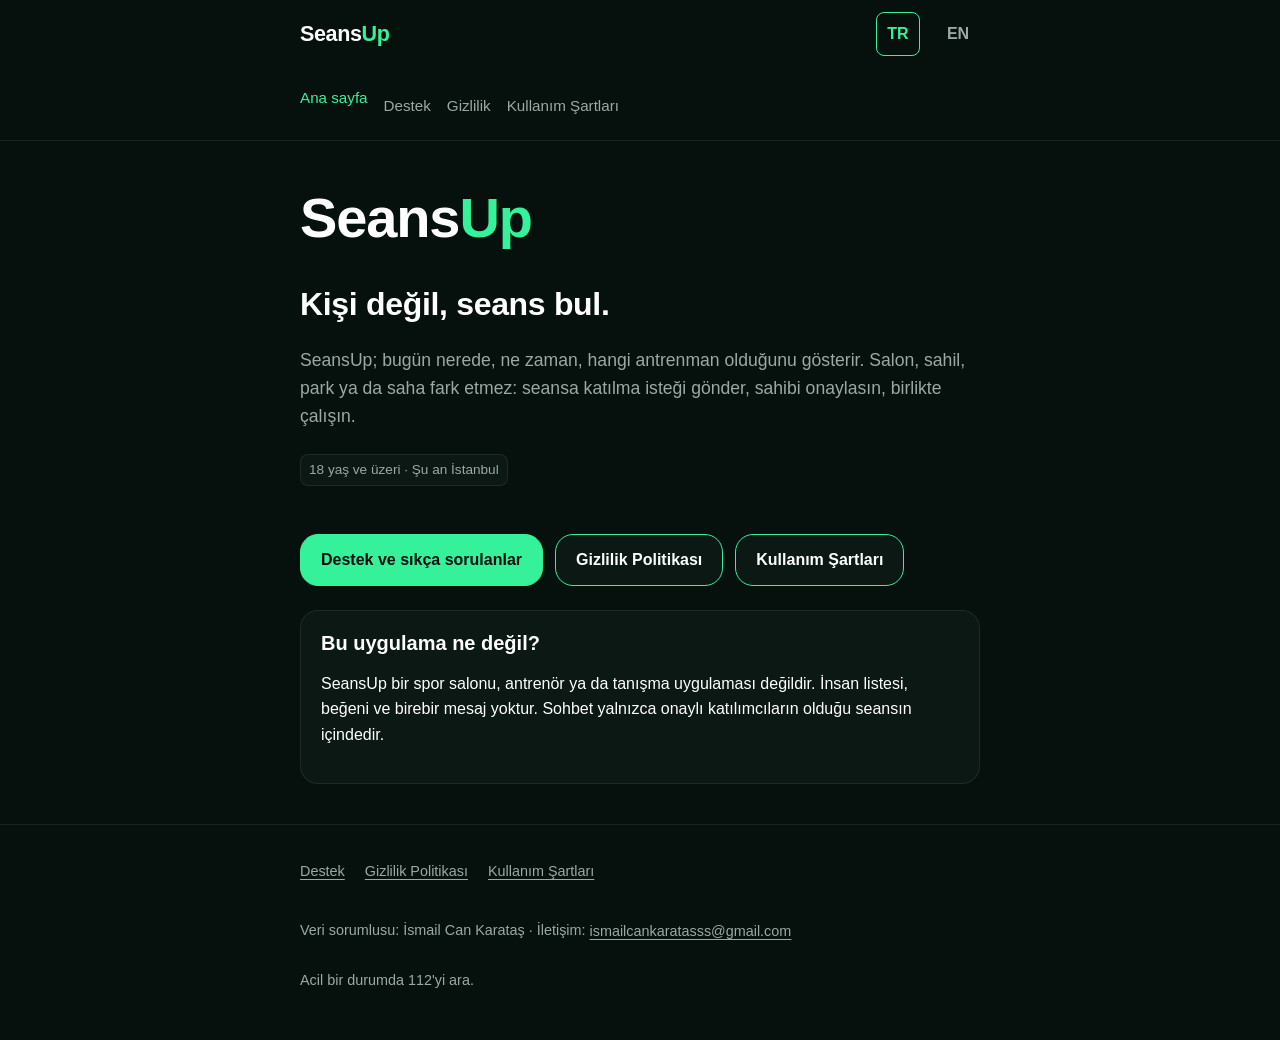
<file: index.html>
<!doctype html>
<html lang="tr">
<head>
  <meta charset="utf-8">
  <meta name="viewport" content="width=device-width, initial-scale=1">
  <!-- PLACEHOLDER: contact email is ismailcankaratasss@gmail.com (domain not purchased yet). Swap it everywhere under site/ (see site/README.md). -->
  <title>SeansUp · Kişi değil, seans bul.</title>
  <meta name="description" content="SeansUp: bugün nerede, ne zaman, hangi antrenman var. Seansları bul, katılma isteği gönder.">
  <meta name="color-scheme" content="dark">
  <meta name="theme-color" content="#06100D">
  <link rel="stylesheet" href="styles.css">
  <link rel="alternate" hreflang="tr" href="index.html">
  <link rel="alternate" hreflang="en" href="en/index.html">
</head>
<body>
  <a class="skip-link" href="#main">İçeriğe geç</a>

  <header class="site-header">
    <div class="container bar">
      <a class="wordmark" href="index.html" aria-label="SeansUp ana sayfa">Seans<span class="up">Up</span></a>
      <nav aria-label="Dil">
        <ul class="lang">
          <li><a href="index.html" lang="tr" aria-current="page">TR</a></li>
          <li><a href="en/index.html" lang="en" hreflang="en">EN</a></li>
        </ul>
      </nav>
    </div>
    <nav class="container site-nav" aria-label="Sayfalar">
      <ul>
        <li><a href="index.html" aria-current="page">Ana sayfa</a></li>
        <li><a href="support.html">Destek</a></li>
        <li><a href="privacy.html">Gizlilik</a></li>
        <li><a href="terms.html">Kullanım Şartları</a></li>
      </ul>
    </nav>
  </header>

  <main id="main" class="container">
    <section class="hero" aria-labelledby="hero-title">
      <h1 id="hero-title" class="visually-hidden">SeansUp</h1>
      <p class="wordmark wordmark-hero" aria-hidden="true">Seans<span class="up">Up</span></p>
      <p class="slogan">Kişi değil, seans bul.</p>
      <p class="lede">SeansUp; bugün nerede, ne zaman, hangi antrenman olduğunu gösterir. Salon, sahil, park ya da saha fark etmez: seansa katılma isteği gönder, sahibi onaylasın, birlikte çalışın.</p>
      <p class="badge-18">18 yaş ve üzeri · Şu an İstanbul</p>

      <div class="actions">
        <a class="btn btn-primary" href="support.html">Destek ve sıkça sorulanlar</a>
        <a class="btn" href="privacy.html">Gizlilik Politikası</a>
        <a class="btn" href="terms.html">Kullanım Şartları</a>
      </div>

      <div class="card">
        <h2>Bu uygulama ne değil?</h2>
        <p>SeansUp bir spor salonu, antrenör ya da tanışma uygulaması değildir. İnsan listesi, beğeni ve birebir mesaj yoktur. Sohbet yalnızca onaylı katılımcıların olduğu seansın içindedir.</p>
      </div>
    </section>
  </main>

  <footer class="site-footer">
    <div class="container">
      <ul>
        <li><a href="support.html">Destek</a></li>
        <li><a href="privacy.html">Gizlilik Politikası</a></li>
        <li><a href="terms.html">Kullanım Şartları</a></li>
      </ul>
      <p>Veri sorumlusu: İsmail Can Karataş · İletişim: <a href="mailto:ismailcankaratasss@gmail.com">ismailcankaratasss@gmail.com</a></p>
      <p>Acil bir durumda 112'yi ara.</p>
    </div>
  </footer>
</body>
</html>
</file>
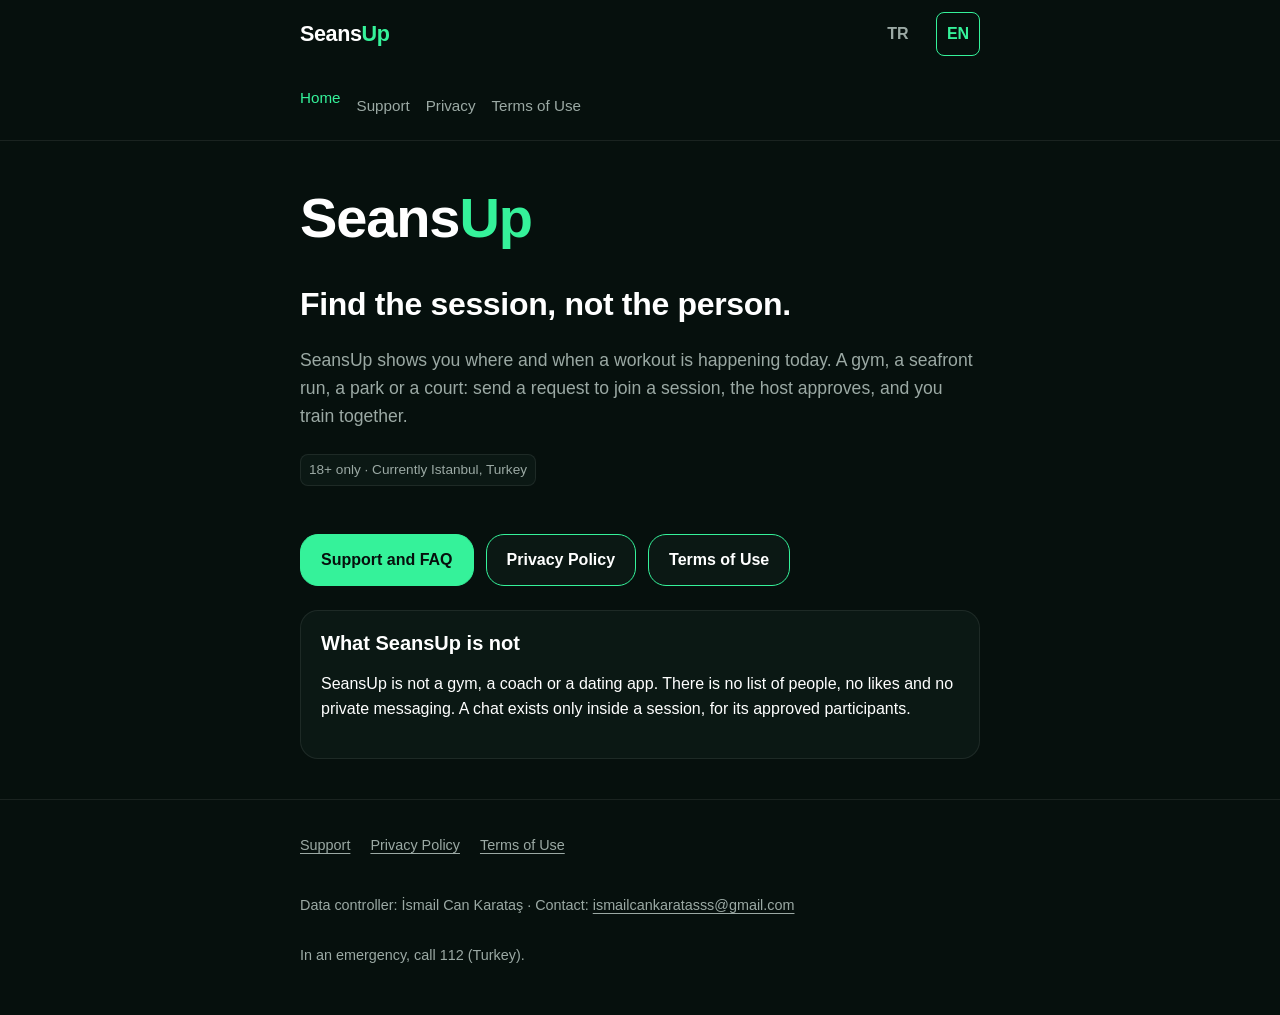
<file: en/index.html>
<!doctype html>
<html lang="en">
<head>
  <meta charset="utf-8">
  <meta name="viewport" content="width=device-width, initial-scale=1">
  <!-- PLACEHOLDER: contact email is ismailcankaratasss@gmail.com (domain not purchased yet). Swap it everywhere under site/ (see site/README.md). -->
  <title>SeansUp · Find the session, not the person.</title>
  <meta name="description" content="SeansUp: see where and when a workout is happening today. Find a session and send a request to join.">
  <meta name="color-scheme" content="dark">
  <meta name="theme-color" content="#06100D">
  <link rel="stylesheet" href="../styles.css">
  <link rel="alternate" hreflang="tr" href="../index.html">
  <link rel="alternate" hreflang="en" href="index.html">
</head>
<body>
  <a class="skip-link" href="#main">Skip to content</a>

  <header class="site-header">
    <div class="container bar">
      <a class="wordmark" href="index.html" aria-label="SeansUp home">Seans<span class="up">Up</span></a>
      <nav aria-label="Language">
        <ul class="lang">
          <li><a href="../index.html" lang="tr" hreflang="tr">TR</a></li>
          <li><a href="index.html" lang="en" aria-current="page">EN</a></li>
        </ul>
      </nav>
    </div>
    <nav class="container site-nav" aria-label="Pages">
      <ul>
        <li><a href="index.html" aria-current="page">Home</a></li>
        <li><a href="support.html">Support</a></li>
        <li><a href="privacy.html">Privacy</a></li>
        <li><a href="terms.html">Terms of Use</a></li>
      </ul>
    </nav>
  </header>

  <main id="main" class="container">
    <section class="hero" aria-labelledby="hero-title">
      <h1 id="hero-title" class="visually-hidden">SeansUp</h1>
      <p class="wordmark wordmark-hero" aria-hidden="true">Seans<span class="up">Up</span></p>
      <p class="slogan">Find the session, not the person.</p>
      <p class="lede">SeansUp shows you where and when a workout is happening today. A gym, a seafront run, a park or a court: send a request to join a session, the host approves, and you train together.</p>
      <p class="badge-18">18+ only · Currently Istanbul, Turkey</p>

      <div class="actions">
        <a class="btn btn-primary" href="support.html">Support and FAQ</a>
        <a class="btn" href="privacy.html">Privacy Policy</a>
        <a class="btn" href="terms.html">Terms of Use</a>
      </div>

      <div class="card">
        <h2>What SeansUp is not</h2>
        <p>SeansUp is not a gym, a coach or a dating app. There is no list of people, no likes and no private messaging. A chat exists only inside a session, for its approved participants.</p>
      </div>
    </section>
  </main>

  <footer class="site-footer">
    <div class="container">
      <ul>
        <li><a href="support.html">Support</a></li>
        <li><a href="privacy.html">Privacy Policy</a></li>
        <li><a href="terms.html">Terms of Use</a></li>
      </ul>
      <p>Data controller: İsmail Can Karataş · Contact: <a href="mailto:ismailcankaratasss@gmail.com">ismailcankaratasss@gmail.com</a></p>
      <p>In an emergency, call 112 (Turkey).</p>
    </div>
  </footer>
</body>
</html>
</file>
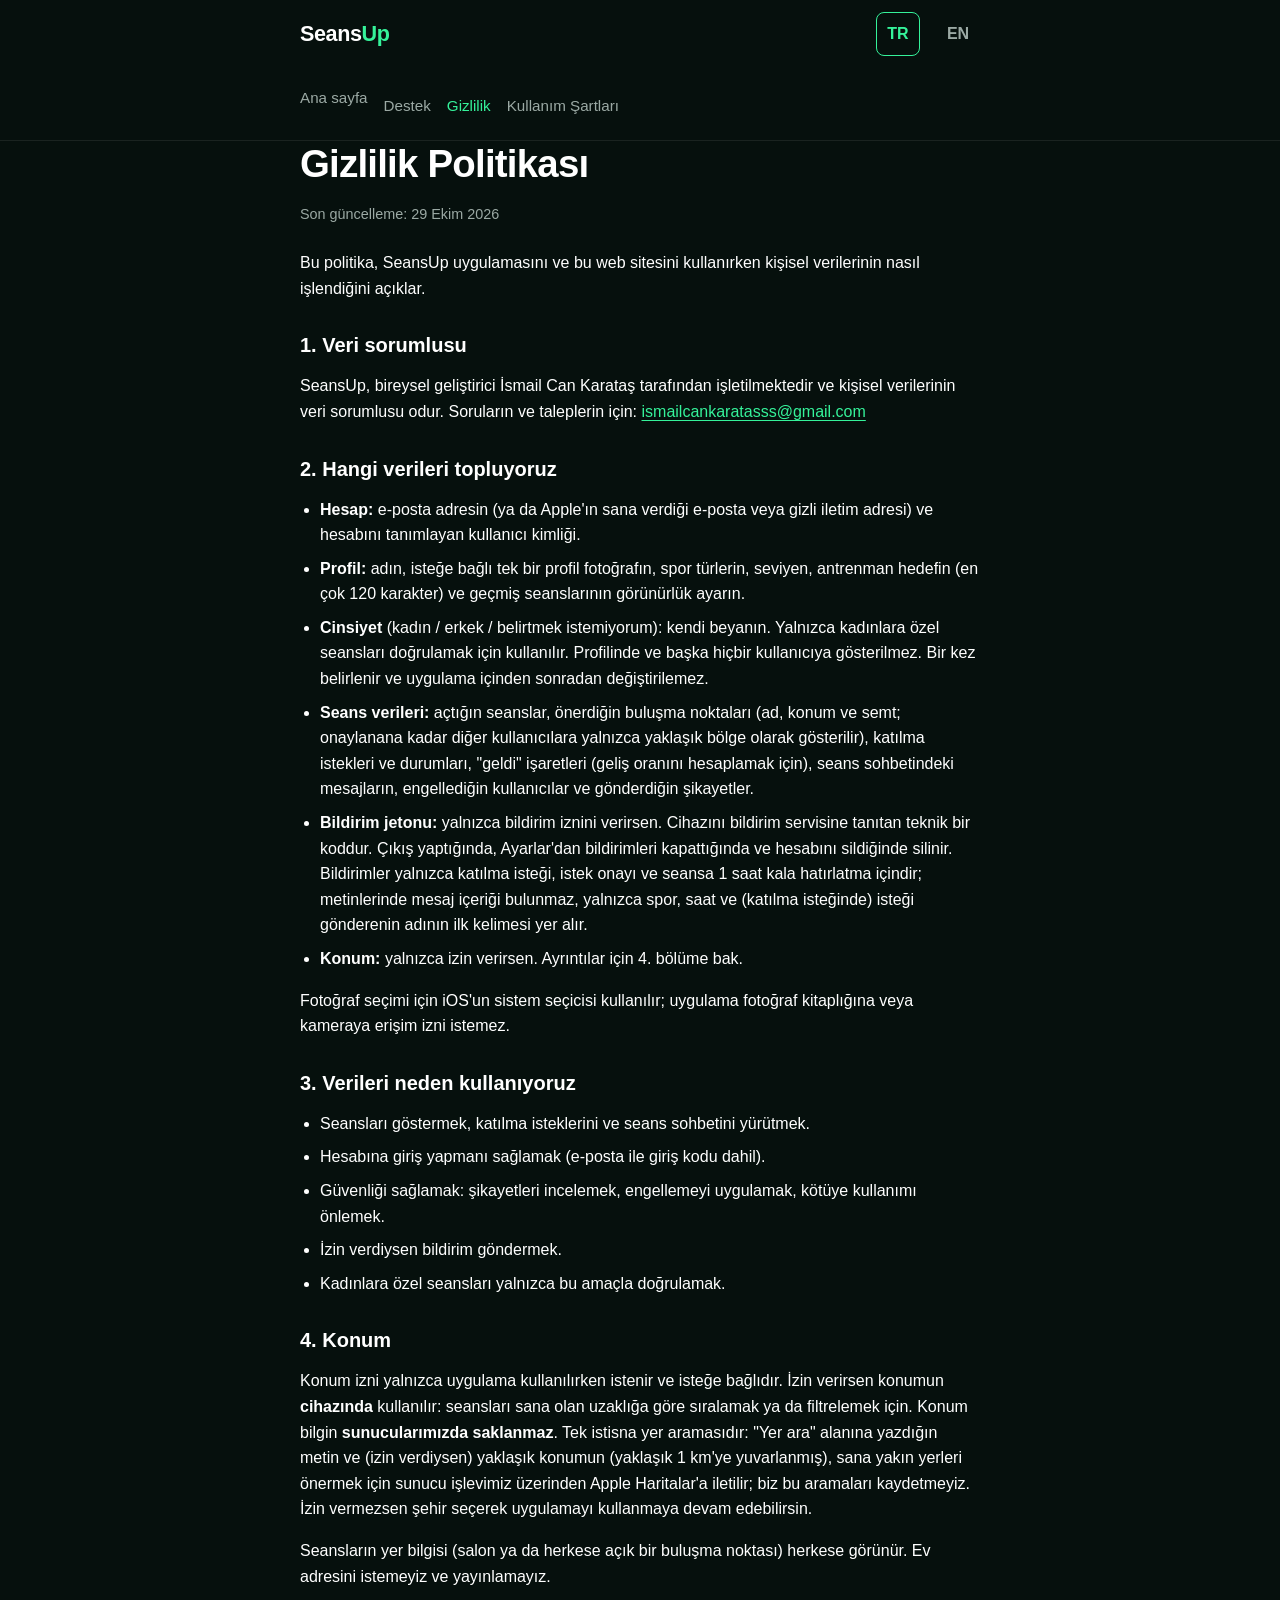
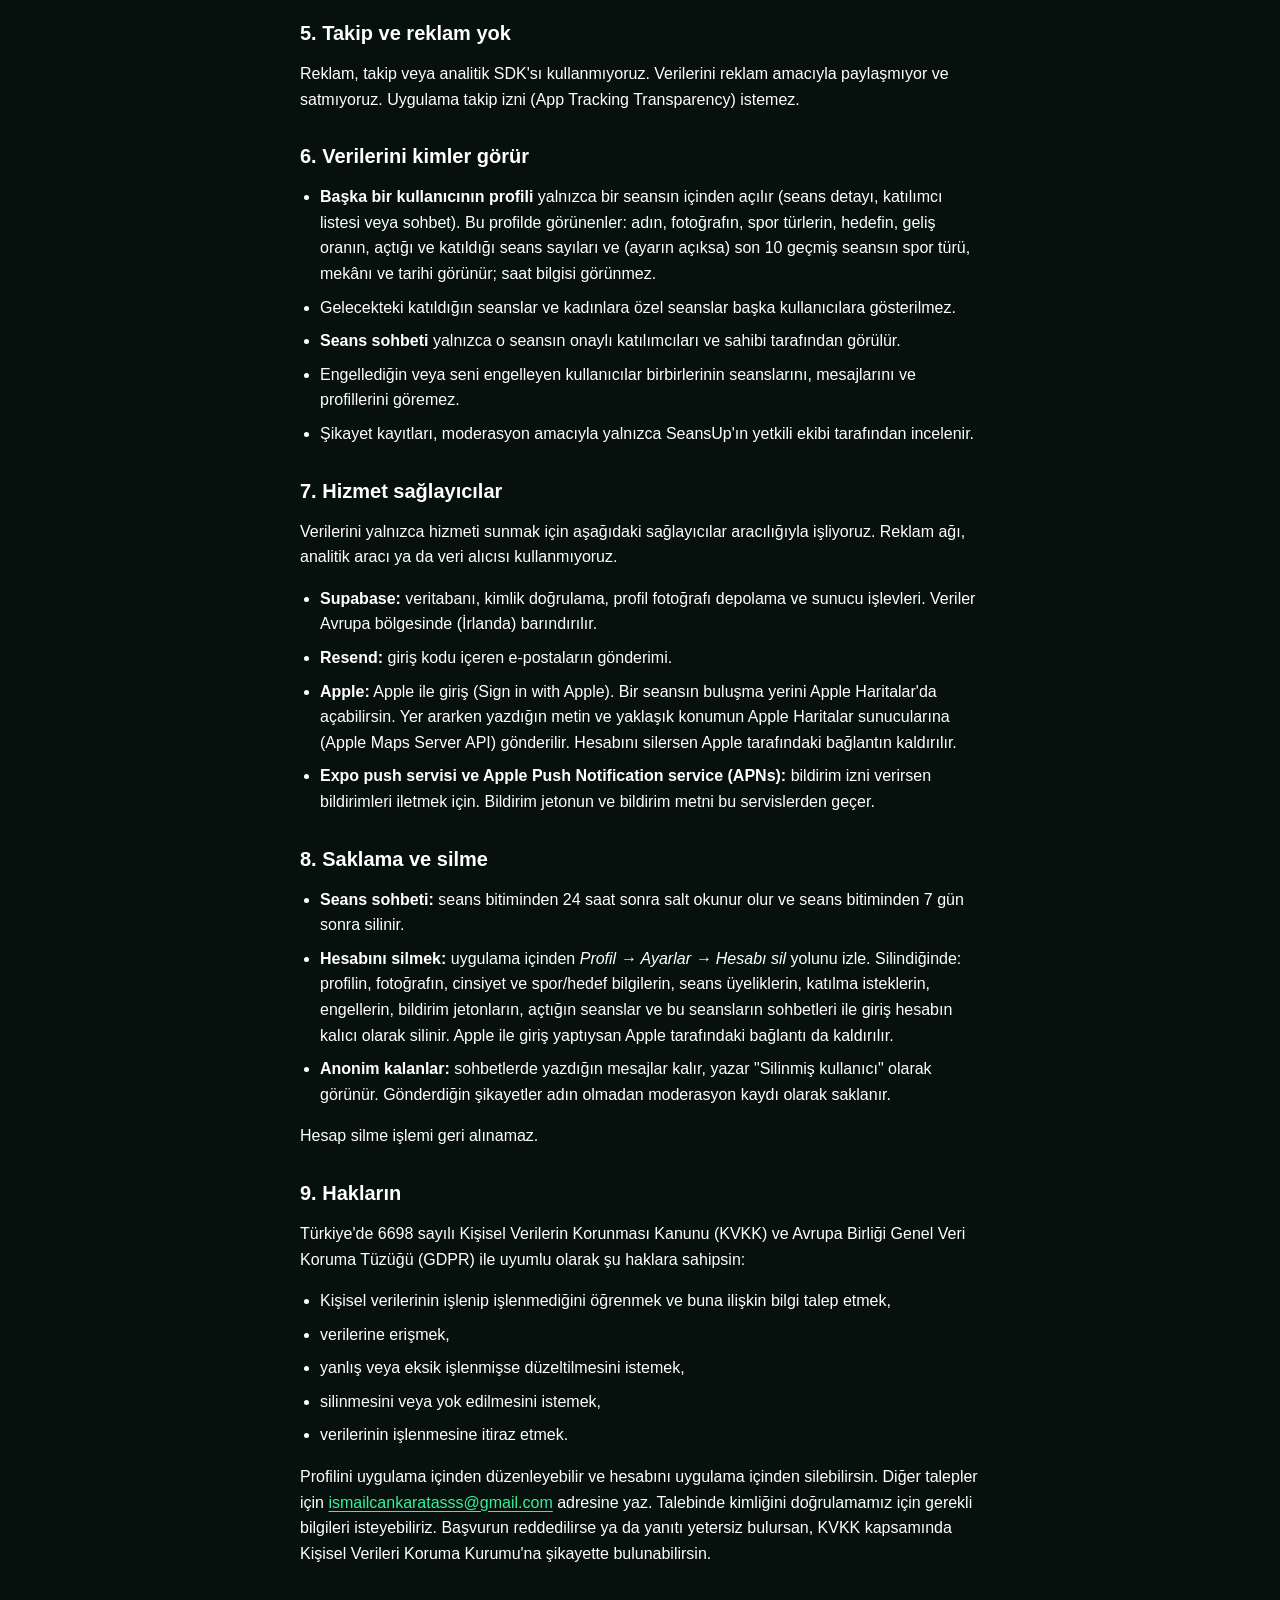
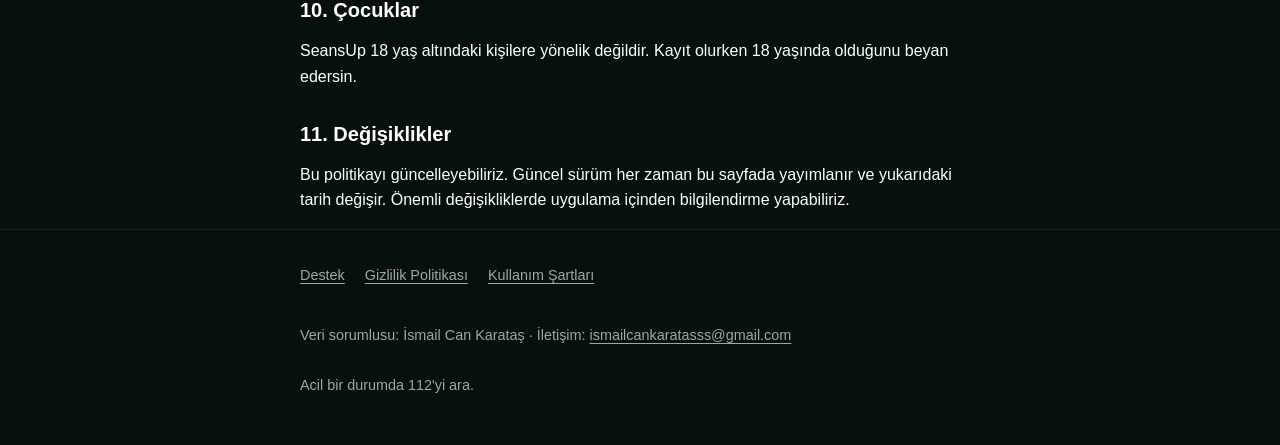
<file: privacy.html>
<!-- DRAFT — requires legal review (KVKK / GDPR, age, liability) before App Store submission. Keep facts identical to src/features/legal/texts.ts. -->
<!doctype html>
<html lang="tr">
<head>
  <meta charset="utf-8">
  <meta name="viewport" content="width=device-width, initial-scale=1">
  <!-- PLACEHOLDER: contact email is ismailcankaratasss@gmail.com (domain not purchased yet). Swap it everywhere under site/ (see site/README.md). -->
  <title>Gizlilik Politikası · SeansUp</title>
  <meta name="description" content="SeansUp gizlilik politikası: hangi verileri topluyoruz, kimlerle paylaşıyoruz, nasıl silinir ve haklarını nasıl kullanırsın.">
  <meta name="color-scheme" content="dark">
  <meta name="theme-color" content="#06100D">
  <link rel="stylesheet" href="styles.css">
  <link rel="alternate" hreflang="tr" href="privacy.html">
  <link rel="alternate" hreflang="en" href="en/privacy.html">
</head>
<body>
  <a class="skip-link" href="#main">İçeriğe geç</a>

  <header class="site-header">
    <div class="container bar">
      <a class="wordmark" href="index.html" aria-label="SeansUp ana sayfa">Seans<span class="up">Up</span></a>
      <nav aria-label="Dil">
        <ul class="lang">
          <li><a href="privacy.html" lang="tr" aria-current="page">TR</a></li>
          <li><a href="en/privacy.html" lang="en" hreflang="en">EN</a></li>
        </ul>
      </nav>
    </div>
    <nav class="container site-nav" aria-label="Sayfalar">
      <ul>
        <li><a href="index.html">Ana sayfa</a></li>
        <li><a href="support.html">Destek</a></li>
        <li><a href="privacy.html" aria-current="page">Gizlilik</a></li>
        <li><a href="terms.html">Kullanım Şartları</a></li>
      </ul>
    </nav>
  </header>

  <main id="main" class="container">
    <h1>Gizlilik Politikası</h1>
    <p class="updated">Son güncelleme: 29 Ekim 2026</p>

    <p>Bu politika, SeansUp uygulamasını ve bu web sitesini kullanırken kişisel verilerinin nasıl işlendiğini açıklar.</p>

    <h2>1. Veri sorumlusu</h2>
    <p>SeansUp, bireysel geliştirici İsmail Can Karataş tarafından işletilmektedir ve kişisel verilerinin veri sorumlusu odur. Soruların ve taleplerin için: <a href="mailto:ismailcankaratasss@gmail.com">ismailcankaratasss@gmail.com</a></p>

    <h2>2. Hangi verileri topluyoruz</h2>
    <ul>
      <li><strong>Hesap:</strong> e-posta adresin (ya da Apple'ın sana verdiği e-posta veya gizli iletim adresi) ve hesabını tanımlayan kullanıcı kimliği.</li>
      <li><strong>Profil:</strong> adın, isteğe bağlı tek bir profil fotoğrafın, spor türlerin, seviyen, antrenman hedefin (en çok 120 karakter) ve geçmiş seanslarının görünürlük ayarın.</li>
      <li><strong>Cinsiyet</strong> (kadın / erkek / belirtmek istemiyorum): kendi beyanın. Yalnızca kadınlara özel seansları doğrulamak için kullanılır. Profilinde ve başka hiçbir kullanıcıya gösterilmez. Bir kez belirlenir ve uygulama içinden sonradan değiştirilemez.</li>
      <li><strong>Seans verileri:</strong> açtığın seanslar, önerdiğin buluşma noktaları (ad, konum ve semt; onaylanana kadar diğer kullanıcılara yalnızca yaklaşık bölge olarak gösterilir), katılma istekleri ve durumları, "geldi" işaretleri (geliş oranını hesaplamak için), seans sohbetindeki mesajların, engellediğin kullanıcılar ve gönderdiğin şikayetler.</li>
      <li><strong>Bildirim jetonu:</strong> yalnızca bildirim iznini verirsen. Cihazını bildirim servisine tanıtan teknik bir koddur. Çıkış yaptığında, Ayarlar'dan bildirimleri kapattığında ve hesabını sildiğinde silinir. Bildirimler yalnızca katılma isteği, istek onayı ve seansa 1 saat kala hatırlatma içindir; metinlerinde mesaj içeriği bulunmaz, yalnızca spor, saat ve (katılma isteğinde) isteği gönderenin adının ilk kelimesi yer alır.</li>
      <li><strong>Konum:</strong> yalnızca izin verirsen. Ayrıntılar için 4. bölüme bak.</li>
    </ul>
    <p>Fotoğraf seçimi için iOS'un sistem seçicisi kullanılır; uygulama fotoğraf kitaplığına veya kameraya erişim izni istemez.</p>

    <h2>3. Verileri neden kullanıyoruz</h2>
    <ul>
      <li>Seansları göstermek, katılma isteklerini ve seans sohbetini yürütmek.</li>
      <li>Hesabına giriş yapmanı sağlamak (e-posta ile giriş kodu dahil).</li>
      <li>Güvenliği sağlamak: şikayetleri incelemek, engellemeyi uygulamak, kötüye kullanımı önlemek.</li>
      <li>İzin verdiysen bildirim göndermek.</li>
      <li>Kadınlara özel seansları yalnızca bu amaçla doğrulamak.</li>
    </ul>

    <h2>4. Konum</h2>
    <p>Konum izni yalnızca uygulama kullanılırken istenir ve isteğe bağlıdır. İzin verirsen konumun <strong>cihazında</strong> kullanılır: seansları sana olan uzaklığa göre sıralamak ya da filtrelemek için. Konum bilgin <strong>sunucularımızda saklanmaz</strong>. Tek istisna yer aramasıdır: "Yer ara" alanına yazdığın metin ve (izin verdiysen) yaklaşık konumun (yaklaşık 1 km'ye yuvarlanmış), sana yakın yerleri önermek için sunucu işlevimiz üzerinden Apple Haritalar'a iletilir; biz bu aramaları kaydetmeyiz. İzin vermezsen şehir seçerek uygulamayı kullanmaya devam edebilirsin.</p>
    <p>Seansların yer bilgisi (salon ya da herkese açık bir buluşma noktası) herkese görünür. Ev adresini istemeyiz ve yayınlamayız.</p>

    <h2>5. Takip ve reklam yok</h2>
    <p>Reklam, takip veya analitik SDK'sı kullanmıyoruz. Verilerini reklam amacıyla paylaşmıyor ve satmıyoruz. Uygulama takip izni (App Tracking Transparency) istemez.</p>

    <h2>6. Verilerini kimler görür</h2>
    <ul>
      <li><strong>Başka bir kullanıcının profili</strong> yalnızca bir seansın içinden açılır (seans detayı, katılımcı listesi veya sohbet). Bu profilde görünenler: adın, fotoğrafın, spor türlerin, hedefin, geliş oranın, açtığı ve katıldığı seans sayıları ve (ayarın açıksa) son 10 geçmiş seansın spor türü, mekânı ve tarihi görünür; saat bilgisi görünmez.</li>
      <li>Gelecekteki katıldığın seanslar ve kadınlara özel seanslar başka kullanıcılara gösterilmez.</li>
      <li><strong>Seans sohbeti</strong> yalnızca o seansın onaylı katılımcıları ve sahibi tarafından görülür.</li>
      <li>Engellediğin veya seni engelleyen kullanıcılar birbirlerinin seanslarını, mesajlarını ve profillerini göremez.</li>
      <li>Şikayet kayıtları, moderasyon amacıyla yalnızca SeansUp'ın yetkili ekibi tarafından incelenir.</li>
    </ul>

    <h2>7. Hizmet sağlayıcılar</h2>
    <p>Verilerini yalnızca hizmeti sunmak için aşağıdaki sağlayıcılar aracılığıyla işliyoruz. Reklam ağı, analitik aracı ya da veri alıcısı kullanmıyoruz.</p>
    <ul>
      <li><strong>Supabase:</strong> veritabanı, kimlik doğrulama, profil fotoğrafı depolama ve sunucu işlevleri. Veriler Avrupa bölgesinde (İrlanda) barındırılır.</li>
      <li><strong>Resend:</strong> giriş kodu içeren e-postaların gönderimi.</li>
      <li><strong>Apple:</strong> Apple ile giriş (Sign in with Apple). Bir seansın buluşma yerini Apple Haritalar'da açabilirsin. Yer ararken yazdığın metin ve yaklaşık konumun Apple Haritalar sunucularına (Apple Maps Server API) gönderilir. Hesabını silersen Apple tarafındaki bağlantın kaldırılır.</li>
      <li><strong>Expo push servisi ve Apple Push Notification service (APNs):</strong> bildirim izni verirsen bildirimleri iletmek için. Bildirim jetonun ve bildirim metni bu servislerden geçer.</li>
    </ul>

    <h2>8. Saklama ve silme</h2>
    <ul>
      <li><strong>Seans sohbeti:</strong> seans bitiminden 24 saat sonra salt okunur olur ve seans bitiminden 7 gün sonra silinir.</li>
      <li><strong>Hesabını silmek:</strong> uygulama içinden <em>Profil → Ayarlar → Hesabı sil</em> yolunu izle. Silindiğinde: profilin, fotoğrafın, cinsiyet ve spor/hedef bilgilerin, seans üyeliklerin, katılma isteklerin, engellerin, bildirim jetonların, açtığın seanslar ve bu seansların sohbetleri ile giriş hesabın kalıcı olarak silinir. Apple ile giriş yaptıysan Apple tarafındaki bağlantı da kaldırılır.</li>
      <li><strong>Anonim kalanlar:</strong> sohbetlerde yazdığın mesajlar kalır, yazar "Silinmiş kullanıcı" olarak görünür. Gönderdiğin şikayetler adın olmadan moderasyon kaydı olarak saklanır.</li>
    </ul>
    <p>Hesap silme işlemi geri alınamaz.</p>

    <h2>9. Hakların</h2>
    <p>Türkiye'de 6698 sayılı Kişisel Verilerin Korunması Kanunu (KVKK) ve Avrupa Birliği Genel Veri Koruma Tüzüğü (GDPR) ile uyumlu olarak şu haklara sahipsin:</p>
    <ul>
      <li>Kişisel verilerinin işlenip işlenmediğini öğrenmek ve buna ilişkin bilgi talep etmek,</li>
      <li>verilerine erişmek,</li>
      <li>yanlış veya eksik işlenmişse düzeltilmesini istemek,</li>
      <li>silinmesini veya yok edilmesini istemek,</li>
      <li>verilerinin işlenmesine itiraz etmek.</li>
    </ul>
    <p>Profilini uygulama içinden düzenleyebilir ve hesabını uygulama içinden silebilirsin. Diğer talepler için <a href="mailto:ismailcankaratasss@gmail.com">ismailcankaratasss@gmail.com</a> adresine yaz. Talebinde kimliğini doğrulamamız için gerekli bilgileri isteyebiliriz. Başvurun reddedilirse ya da yanıtı yetersiz bulursan, KVKK kapsamında Kişisel Verileri Koruma Kurumu'na şikayette bulunabilirsin.</p>

    <h2>10. Çocuklar</h2>
    <p>SeansUp 18 yaş altındaki kişilere yönelik değildir. Kayıt olurken 18 yaşında olduğunu beyan edersin.</p>

    <h2>11. Değişiklikler</h2>
    <p>Bu politikayı güncelleyebiliriz. Güncel sürüm her zaman bu sayfada yayımlanır ve yukarıdaki tarih değişir. Önemli değişikliklerde uygulama içinden bilgilendirme yapabiliriz.</p>
  </main>

  <footer class="site-footer">
    <div class="container">
      <ul>
        <li><a href="support.html">Destek</a></li>
        <li><a href="privacy.html">Gizlilik Politikası</a></li>
        <li><a href="terms.html">Kullanım Şartları</a></li>
      </ul>
      <p>Veri sorumlusu: İsmail Can Karataş · İletişim: <a href="mailto:ismailcankaratasss@gmail.com">ismailcankaratasss@gmail.com</a></p>
      <p>Acil bir durumda 112'yi ara.</p>
    </div>
  </footer>
</body>
</html>
</file>
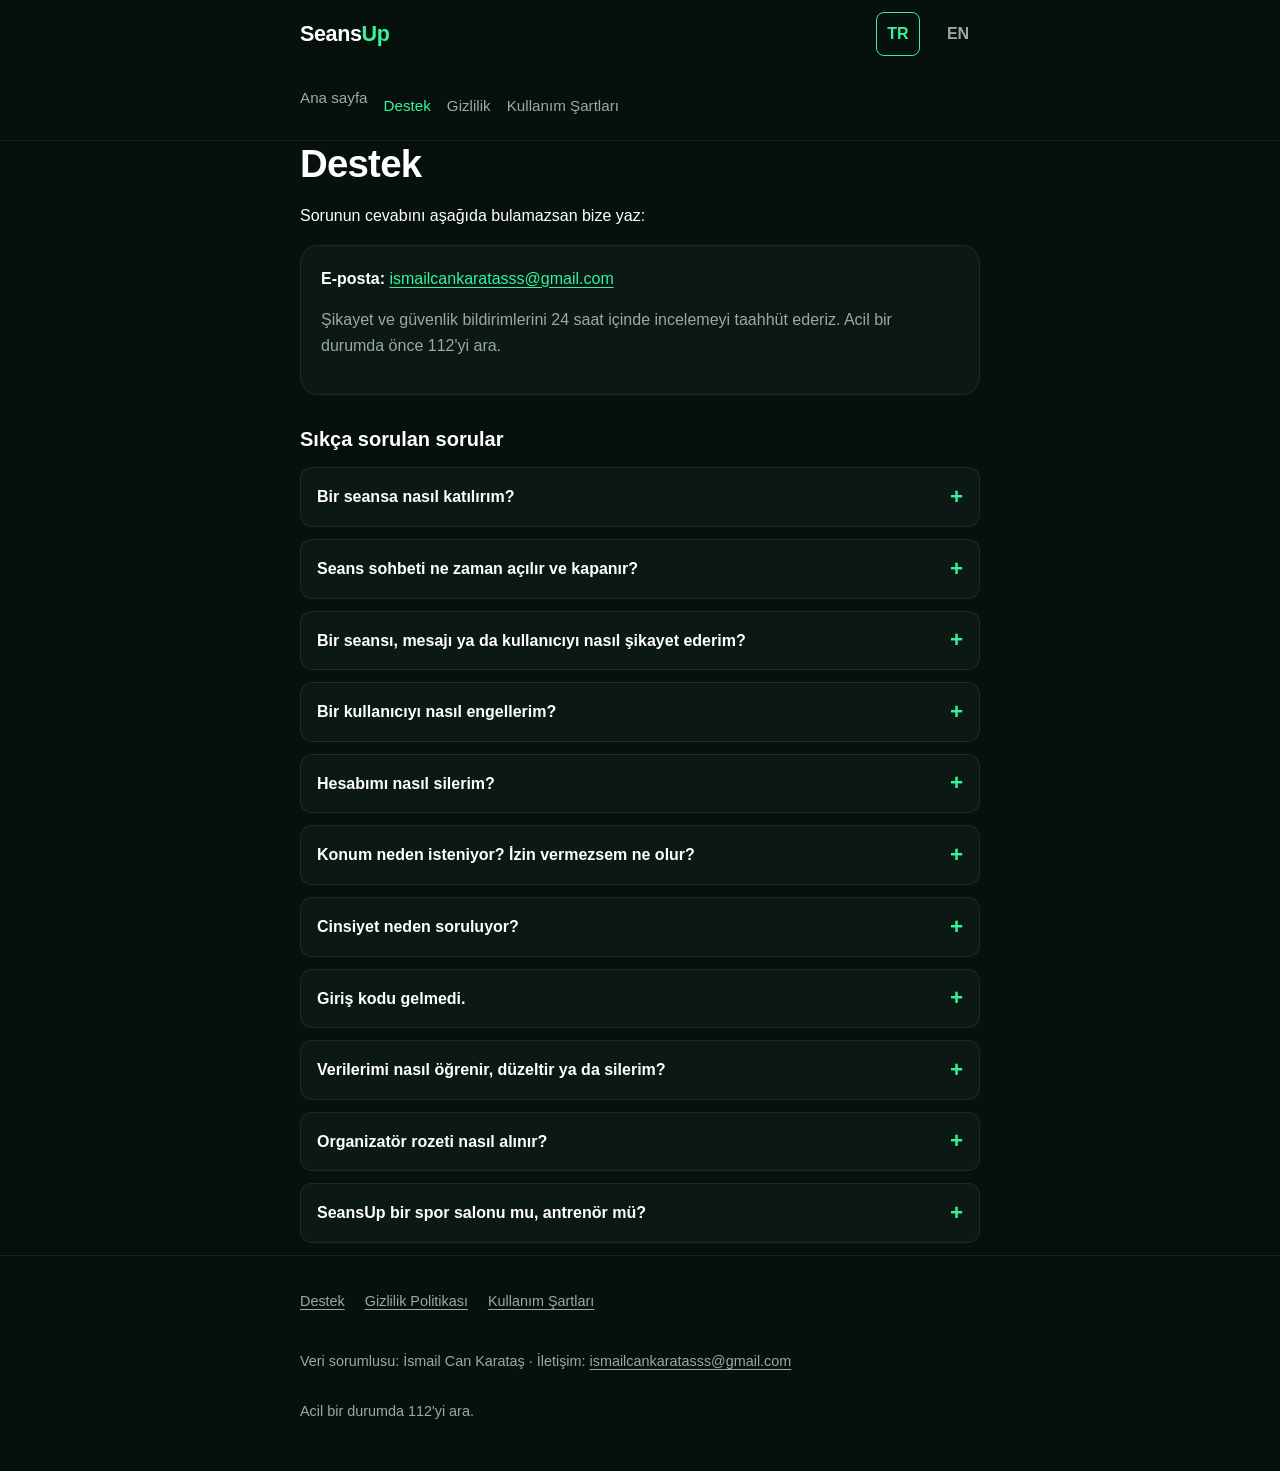
<file: support.html>
<!doctype html>
<html lang="tr">
<head>
  <meta charset="utf-8">
  <meta name="viewport" content="width=device-width, initial-scale=1">
  <!-- PLACEHOLDER: contact email is ismailcankaratasss@gmail.com (domain not purchased yet). Swap it everywhere under site/ (see site/README.md). -->
  <title>Destek · SeansUp</title>
  <meta name="description" content="SeansUp destek: nasıl katılırım, nasıl şikayet eder ve engellerim, hesabımı nasıl silerim, iletişim.">
  <meta name="color-scheme" content="dark">
  <meta name="theme-color" content="#06100D">
  <link rel="stylesheet" href="styles.css">
  <link rel="alternate" hreflang="tr" href="support.html">
  <link rel="alternate" hreflang="en" href="en/support.html">
</head>
<body>
  <a class="skip-link" href="#main">İçeriğe geç</a>

  <header class="site-header">
    <div class="container bar">
      <a class="wordmark" href="index.html" aria-label="SeansUp ana sayfa">Seans<span class="up">Up</span></a>
      <nav aria-label="Dil">
        <ul class="lang">
          <li><a href="support.html" lang="tr" aria-current="page">TR</a></li>
          <li><a href="en/support.html" lang="en" hreflang="en">EN</a></li>
        </ul>
      </nav>
    </div>
    <nav class="container site-nav" aria-label="Sayfalar">
      <ul>
        <li><a href="index.html">Ana sayfa</a></li>
        <li><a href="support.html" aria-current="page">Destek</a></li>
        <li><a href="privacy.html">Gizlilik</a></li>
        <li><a href="terms.html">Kullanım Şartları</a></li>
      </ul>
    </nav>
  </header>

  <main id="main" class="container">
    <h1>Destek</h1>
    <p>Sorunun cevabını aşağıda bulamazsan bize yaz:</p>
    <div class="card">
      <p><strong>E-posta:</strong> <a href="mailto:ismailcankaratasss@gmail.com">ismailcankaratasss@gmail.com</a></p>
      <p class="muted">Şikayet ve güvenlik bildirimlerini 24 saat içinde incelemeyi taahhüt ederiz. Acil bir durumda önce 112'yi ara.</p>
    </div>

    <h2>Sıkça sorulan sorular</h2>
    <div class="faq">
      <details>
        <summary>Bir seansa nasıl katılırım?</summary>
        <div>
          <p>Keşfet ekranında ya da haritada seansı aç ve <strong>Katılmak istiyorum</strong> düğmesine dokun. Giriş istenirse Apple ile giriş yapabilir ya da e-postana gelen kodla devam edebilirsin. Kısa bir not ekleyebilirsin. Seansın sahibi isteğini onaylayınca sana bildirim gelir ve seansın sohbeti açılır. Organizatörlerin seanslarında onay otomatik olabilir.</p>
        </div>
      </details>
      <details>
        <summary>Seans sohbeti ne zaman açılır ve kapanır?</summary>
        <div>
          <p>Sohbet yalnızca onaylı katılımcılar ve seans sahibi içindir. Seans bittikten 24 saat sonra sohbet salt okunur olur. Seans bitiminden 7 gün sonra sohbet silinir.</p>
        </div>
      </details>
      <details>
        <summary>Bir seansı, mesajı ya da kullanıcıyı nasıl şikayet ederim?</summary>
        <div>
          <p>Seansı seans detayındaki <strong>Seansı bildir</strong> düğmesiyle, bir mesajı mesaja uzun basarak, bir kullanıcıyı ya da profil fotoğrafını o kişinin profilinden şikayet edebilirsin. Şikayetler SeansUp ekibi tarafından 24 saat içinde incelenir. Gerekirse içerik kaldırılır ya da hesap askıya alınır.</p>
        </div>
      </details>
      <details>
        <summary>Bir kullanıcıyı nasıl engellerim?</summary>
        <div>
          <p>Kullanıcının profilinden <strong>Engelle</strong> seçeneğini kullan. Engellediğin kişinin seansları sana gösterilmez, ondan gelen katılma istekleri reddedilir ve mesajları görünmez. Ayrıca onun da seni görmesi engellenir. Engellerini Ayarlar içinden yönetebilirsin.</p>
        </div>
      </details>
      <details>
        <summary>Hesabımı nasıl silerim?</summary>
        <div>
          <p>Uygulamada <strong>Profil → Ayarlar → Hesabı sil</strong> yolunu izle ve onay adımlarını tamamla. Profilin, fotoğrafın, seans üyeliklerin, katılma isteklerin, engellerin, açtığın seanslar ve bu seansların sohbetleri silinir. Giriş hesabın kaldırılır; Apple ile giriş yaptıysan Apple tarafındaki bağlantı da iptal edilir. Sohbetlerde yazdığın mesajlar "Silinmiş kullanıcı" olarak kalır; şikayetlerin adın olmadan moderasyon kaydı olarak saklanır. Silme işlemi geri alınamaz.</p>
        </div>
      </details>
      <details>
        <summary>Konum neden isteniyor? İzin vermezsem ne olur?</summary>
        <div>
          <p>Konum, seansları sana olan uzaklığa göre sıralamak için kullanılır. Konum cihazında kullanılır ve sunucularımızda saklanmaz; Keşfet'teki uzaklık hesabı cihazında yapılır. Tek istisna "Yer ara" alanıdır: yazdığın metin ve (izin verdiysen) yaklaşık konumun (yaklaşık 1 km'ye yuvarlanmış), sana yakın yerleri önermek için sunucumuz üzerinden Apple Haritalar'a iletilir; bu aramaları kaydetmeyiz. İzin vermezsen şehir seçerek uygulamayı kullanmaya devam edebilirsin.</p>
        </div>
      </details>
      <details>
        <summary>Cinsiyet neden soruluyor?</summary>
        <div>
          <p>Yalnızca kadınlara özel seansları doğrulamak için. Cinsiyetin başka kullanıcılara gösterilmez ve profilinde görünmez. Uygulama içinden bir kez belirlenir ve sonradan değiştirilemez. Bir hata olduğunu düşünüyorsan <a href="mailto:ismailcankaratasss@gmail.com">ismailcankaratasss@gmail.com</a> adresinden yaz.</p>
        </div>
      </details>
      <details>
        <summary>Giriş kodu gelmedi.</summary>
        <div>
          <p>Gereksiz (spam) klasörünü kontrol et ve birkaç dakika bekle. Hâlâ gelmiyorsa <a href="mailto:ismailcankaratasss@gmail.com">ismailcankaratasss@gmail.com</a> adresinden bize yaz.</p>
        </div>
      </details>
      <details>
        <summary>Verilerimi nasıl öğrenir, düzeltir ya da silerim?</summary>
        <div>
          <p>Profilini uygulama içinden düzenleyebilir ve hesabını silebilirsin. Verilerine erişme, düzeltme, silme ve itiraz talepleri için <a href="mailto:ismailcankaratasss@gmail.com">ismailcankaratasss@gmail.com</a> adresine yaz. Ayrıntılar için <a href="privacy.html">Gizlilik Politikası</a>'na bak.</p>
        </div>
      </details>
      <details>
        <summary>Organizatör rozeti nasıl alınır?</summary>
        <div>
          <p>Organizatör ve doğrulanmış rozeti SeansUp tarafından elle verilir. Uygulama içinden rozet başvurusu yoktur. İlgileniyorsan <a href="mailto:ismailcankaratasss@gmail.com">ismailcankaratasss@gmail.com</a> adresinden yaz.</p>
        </div>
      </details>
      <details>
        <summary>SeansUp bir spor salonu mu, antrenör mü?</summary>
        <div>
          <p>Hayır. SeansUp, kullanıcıların ve organizatörlerin açtığı antrenman seanslarını bulmanı sağlayan bir araçtır. Antrenman, sağlık ya da tıbbi tavsiye vermeyiz.</p>
        </div>
      </details>
    </div>
  </main>

  <footer class="site-footer">
    <div class="container">
      <ul>
        <li><a href="support.html">Destek</a></li>
        <li><a href="privacy.html">Gizlilik Politikası</a></li>
        <li><a href="terms.html">Kullanım Şartları</a></li>
      </ul>
      <p>Veri sorumlusu: İsmail Can Karataş · İletişim: <a href="mailto:ismailcankaratasss@gmail.com">ismailcankaratasss@gmail.com</a></p>
      <p>Acil bir durumda 112'yi ara.</p>
    </div>
  </footer>
</body>
</html>
</file>
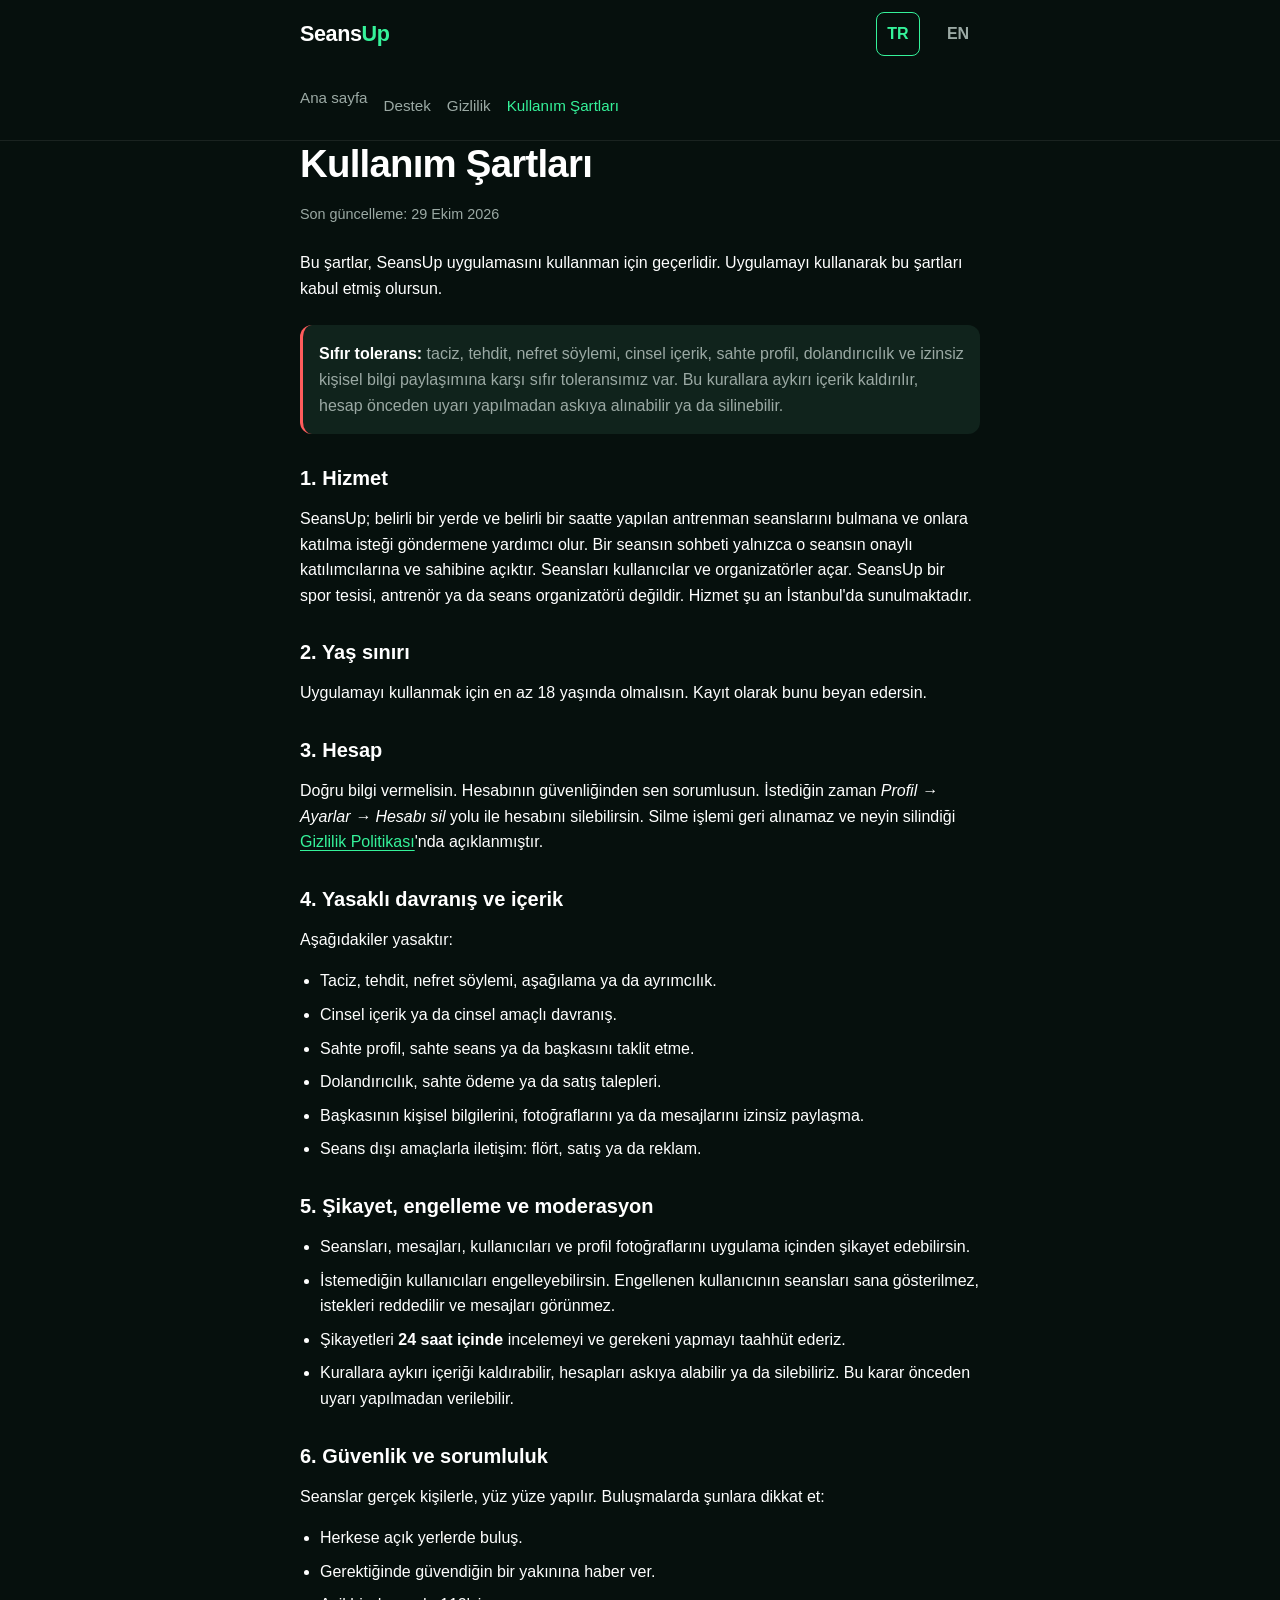
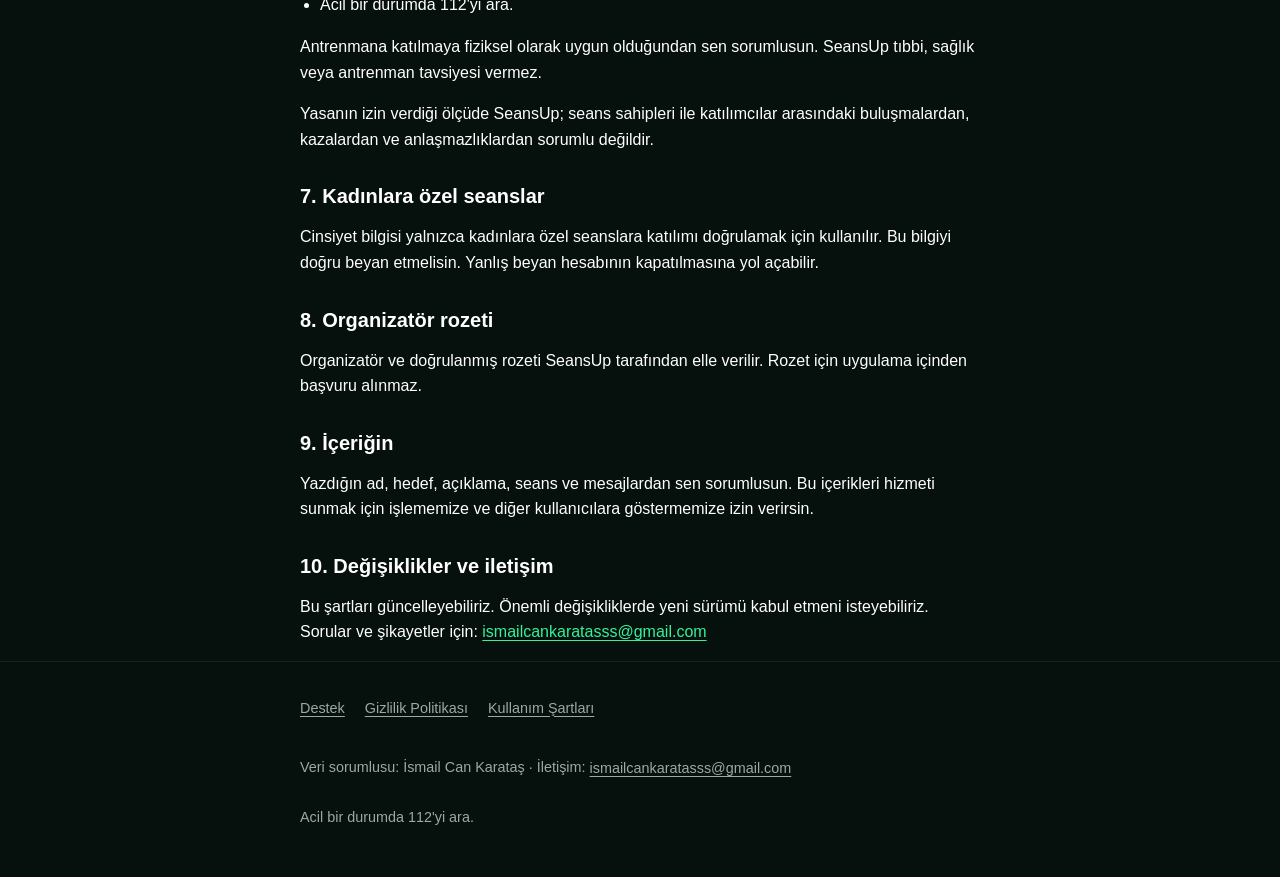
<file: terms.html>
<!-- DRAFT — requires legal review (KVKK / GDPR, age, liability, UGC) before App Store submission. Keep facts identical to src/features/legal/texts.ts. -->
<!doctype html>
<html lang="tr">
<head>
  <meta charset="utf-8">
  <meta name="viewport" content="width=device-width, initial-scale=1">
  <!-- PLACEHOLDER: contact email is ismailcankaratasss@gmail.com (domain not purchased yet). Swap it everywhere under site/ (see site/README.md). -->
  <title>Kullanım Şartları · SeansUp</title>
  <meta name="description" content="SeansUp kullanım şartları: 18 yaş sınırı, sıfır tolerans, şikayet ve engelleme, güvenlik ve sorumluluk.">
  <meta name="color-scheme" content="dark">
  <meta name="theme-color" content="#06100D">
  <link rel="stylesheet" href="styles.css">
  <link rel="alternate" hreflang="tr" href="terms.html">
  <link rel="alternate" hreflang="en" href="en/terms.html">
</head>
<body>
  <a class="skip-link" href="#main">İçeriğe geç</a>

  <header class="site-header">
    <div class="container bar">
      <a class="wordmark" href="index.html" aria-label="SeansUp ana sayfa">Seans<span class="up">Up</span></a>
      <nav aria-label="Dil">
        <ul class="lang">
          <li><a href="terms.html" lang="tr" aria-current="page">TR</a></li>
          <li><a href="en/terms.html" lang="en" hreflang="en">EN</a></li>
        </ul>
      </nav>
    </div>
    <nav class="container site-nav" aria-label="Sayfalar">
      <ul>
        <li><a href="index.html">Ana sayfa</a></li>
        <li><a href="support.html">Destek</a></li>
        <li><a href="privacy.html">Gizlilik</a></li>
        <li><a href="terms.html" aria-current="page">Kullanım Şartları</a></li>
      </ul>
    </nav>
  </header>

  <main id="main" class="container">
    <h1>Kullanım Şartları</h1>
    <p class="updated">Son güncelleme: 29 Ekim 2026</p>

    <p>Bu şartlar, SeansUp uygulamasını kullanman için geçerlidir. Uygulamayı kullanarak bu şartları kabul etmiş olursun.</p>

    <div class="notice zero" role="note">
      <strong>Sıfır tolerans:</strong> taciz, tehdit, nefret söylemi, cinsel içerik, sahte profil, dolandırıcılık ve izinsiz kişisel bilgi paylaşımına karşı sıfır toleransımız var. Bu kurallara aykırı içerik kaldırılır, hesap önceden uyarı yapılmadan askıya alınabilir ya da silinebilir.
    </div>

    <h2>1. Hizmet</h2>
    <p>SeansUp; belirli bir yerde ve belirli bir saatte yapılan antrenman seanslarını bulmana ve onlara katılma isteği göndermene yardımcı olur. Bir seansın sohbeti yalnızca o seansın onaylı katılımcılarına ve sahibine açıktır. Seansları kullanıcılar ve organizatörler açar. SeansUp bir spor tesisi, antrenör ya da seans organizatörü değildir. Hizmet şu an İstanbul'da sunulmaktadır.</p>

    <h2>2. Yaş sınırı</h2>
    <p>Uygulamayı kullanmak için en az 18 yaşında olmalısın. Kayıt olarak bunu beyan edersin.</p>

    <h2>3. Hesap</h2>
    <p>Doğru bilgi vermelisin. Hesabının güvenliğinden sen sorumlusun. İstediğin zaman <em>Profil → Ayarlar → Hesabı sil</em> yolu ile hesabını silebilirsin. Silme işlemi geri alınamaz ve neyin silindiği <a href="privacy.html">Gizlilik Politikası</a>'nda açıklanmıştır.</p>

    <h2>4. Yasaklı davranış ve içerik</h2>
    <p>Aşağıdakiler yasaktır:</p>
    <ul>
      <li>Taciz, tehdit, nefret söylemi, aşağılama ya da ayrımcılık.</li>
      <li>Cinsel içerik ya da cinsel amaçlı davranış.</li>
      <li>Sahte profil, sahte seans ya da başkasını taklit etme.</li>
      <li>Dolandırıcılık, sahte ödeme ya da satış talepleri.</li>
      <li>Başkasının kişisel bilgilerini, fotoğraflarını ya da mesajlarını izinsiz paylaşma.</li>
      <li>Seans dışı amaçlarla iletişim: flört, satış ya da reklam.</li>
    </ul>

    <h2>5. Şikayet, engelleme ve moderasyon</h2>
    <ul>
      <li>Seansları, mesajları, kullanıcıları ve profil fotoğraflarını uygulama içinden şikayet edebilirsin.</li>
      <li>İstemediğin kullanıcıları engelleyebilirsin. Engellenen kullanıcının seansları sana gösterilmez, istekleri reddedilir ve mesajları görünmez.</li>
      <li>Şikayetleri <strong>24 saat içinde</strong> incelemeyi ve gerekeni yapmayı taahhüt ederiz.</li>
      <li>Kurallara aykırı içeriği kaldırabilir, hesapları askıya alabilir ya da silebiliriz. Bu karar önceden uyarı yapılmadan verilebilir.</li>
    </ul>

    <h2>6. Güvenlik ve sorumluluk</h2>
    <p>Seanslar gerçek kişilerle, yüz yüze yapılır. Buluşmalarda şunlara dikkat et:</p>
    <ul>
      <li>Herkese açık yerlerde buluş.</li>
      <li>Gerektiğinde güvendiğin bir yakınına haber ver.</li>
      <li>Acil bir durumda 112'yi ara.</li>
    </ul>
    <p>Antrenmana katılmaya fiziksel olarak uygun olduğundan sen sorumlusun. SeansUp tıbbi, sağlık veya antrenman tavsiyesi vermez.</p>
    <p>Yasanın izin verdiği ölçüde SeansUp; seans sahipleri ile katılımcılar arasındaki buluşmalardan, kazalardan ve anlaşmazlıklardan sorumlu değildir.</p>

    <h2>7. Kadınlara özel seanslar</h2>
    <p>Cinsiyet bilgisi yalnızca kadınlara özel seanslara katılımı doğrulamak için kullanılır. Bu bilgiyi doğru beyan etmelisin. Yanlış beyan hesabının kapatılmasına yol açabilir.</p>

    <h2>8. Organizatör rozeti</h2>
    <p>Organizatör ve doğrulanmış rozeti SeansUp tarafından elle verilir. Rozet için uygulama içinden başvuru alınmaz.</p>

    <h2>9. İçeriğin</h2>
    <p>Yazdığın ad, hedef, açıklama, seans ve mesajlardan sen sorumlusun. Bu içerikleri hizmeti sunmak için işlememize ve diğer kullanıcılara göstermemize izin verirsin.</p>

    <h2>10. Değişiklikler ve iletişim</h2>
    <p>Bu şartları güncelleyebiliriz. Önemli değişikliklerde yeni sürümü kabul etmeni isteyebiliriz. Sorular ve şikayetler için: <a href="mailto:ismailcankaratasss@gmail.com">ismailcankaratasss@gmail.com</a></p>
  </main>

  <footer class="site-footer">
    <div class="container">
      <ul>
        <li><a href="support.html">Destek</a></li>
        <li><a href="privacy.html">Gizlilik Politikası</a></li>
        <li><a href="terms.html">Kullanım Şartları</a></li>
      </ul>
      <p>Veri sorumlusu: İsmail Can Karataş · İletişim: <a href="mailto:ismailcankaratasss@gmail.com">ismailcankaratasss@gmail.com</a></p>
      <p>Acil bir durumda 112'yi ara.</p>
    </div>
  </footer>
</body>
</html>
</file>
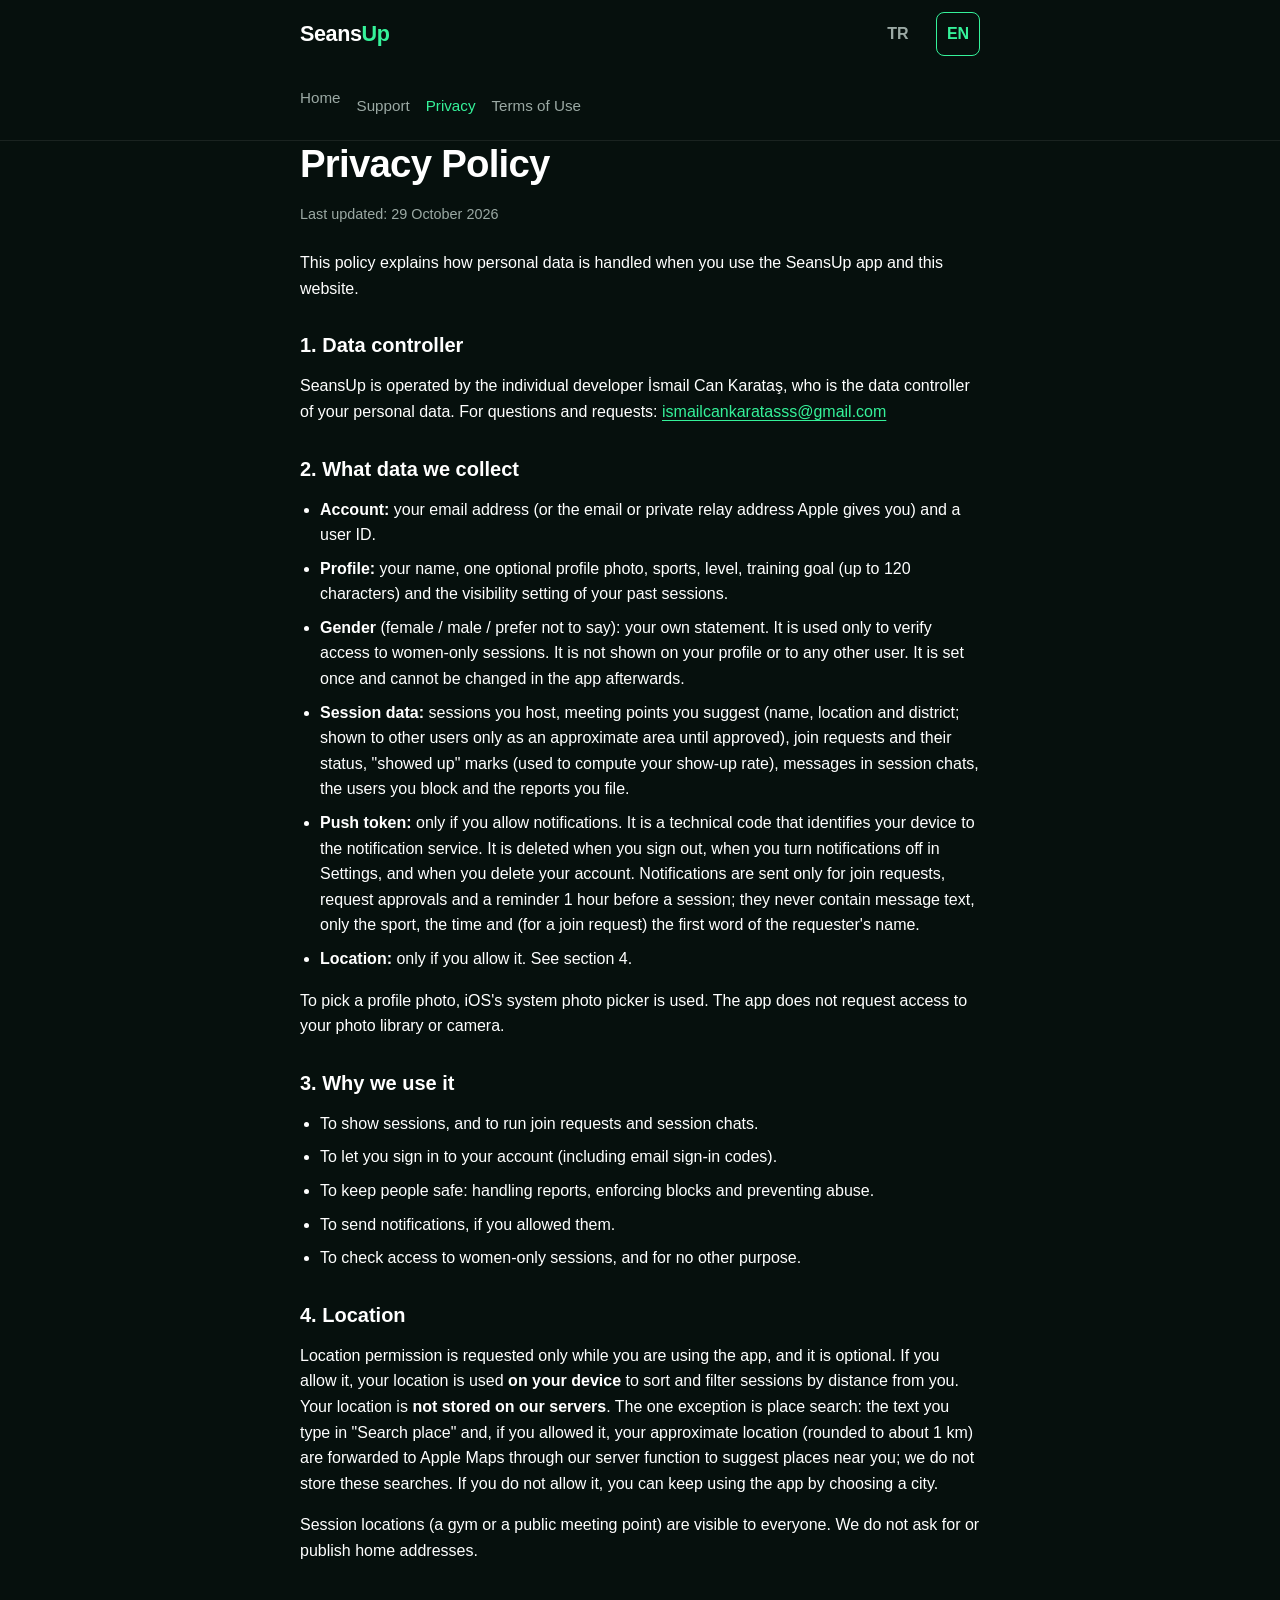
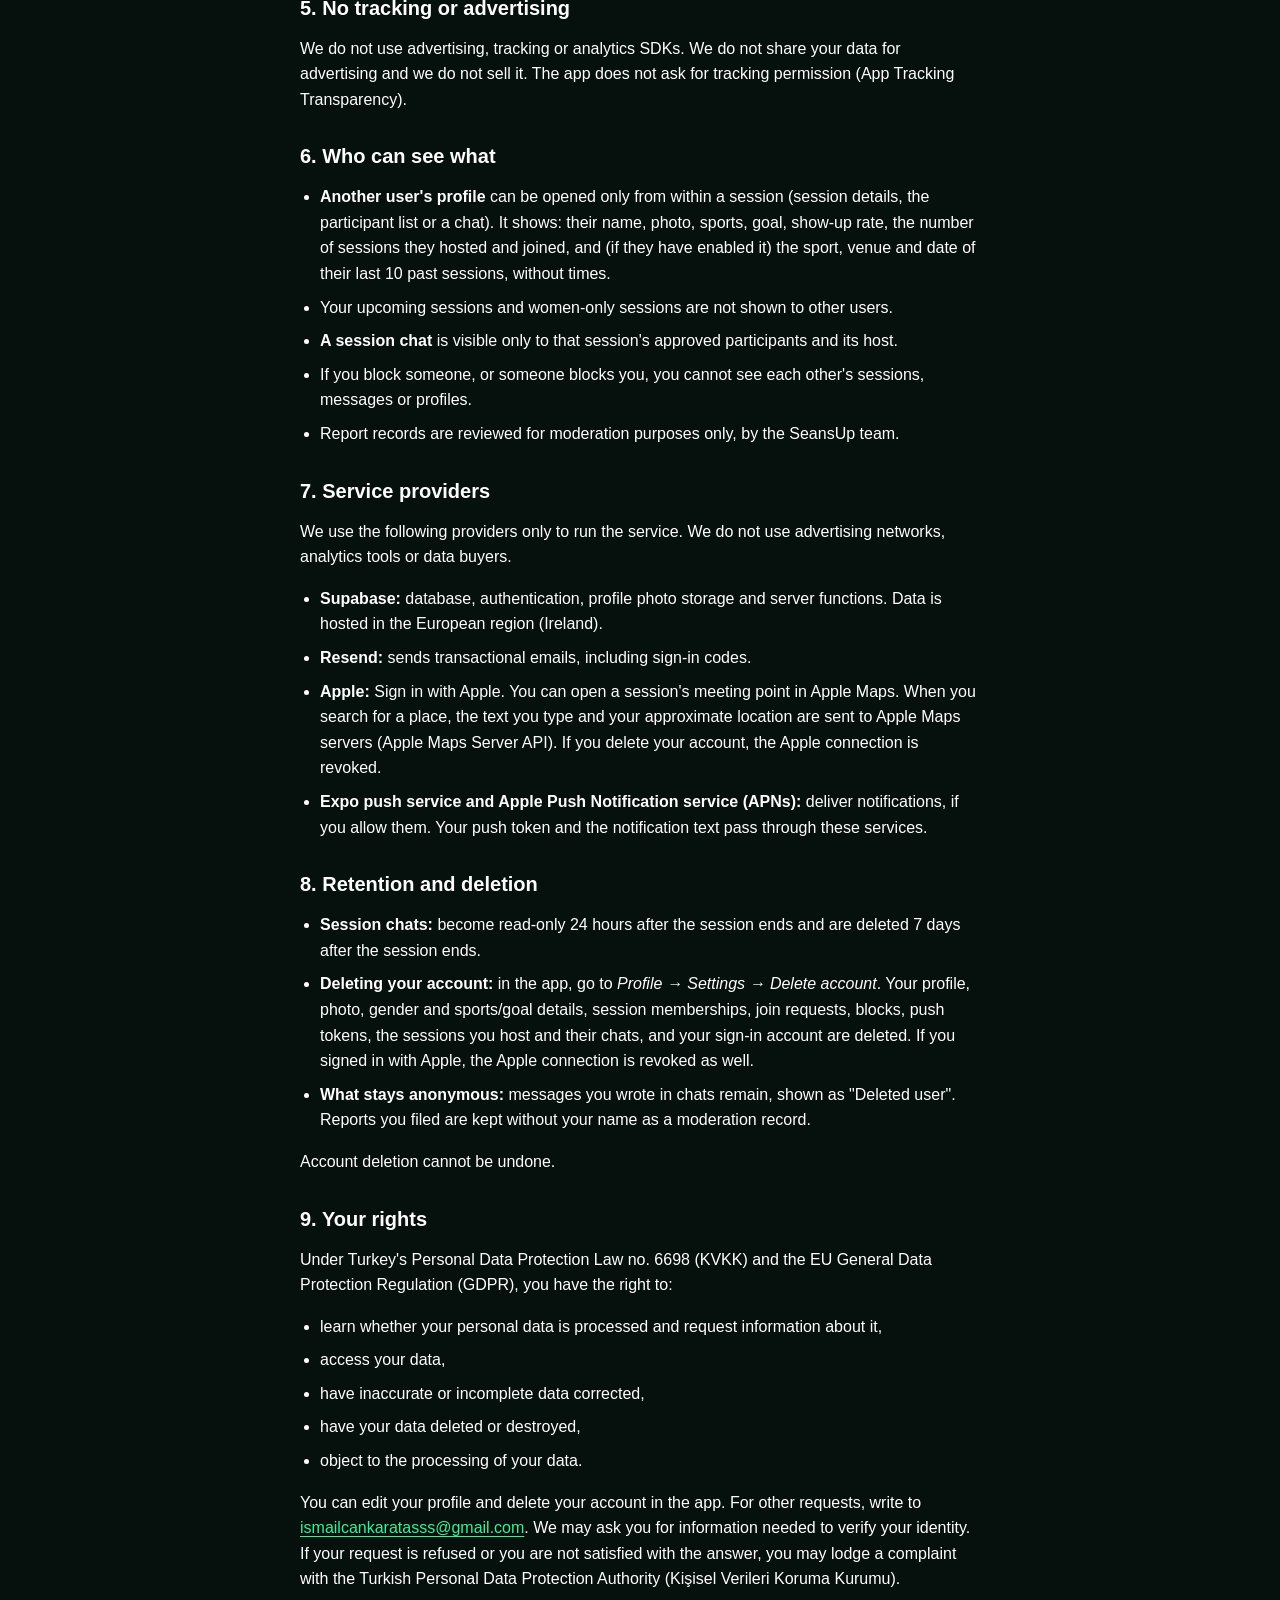
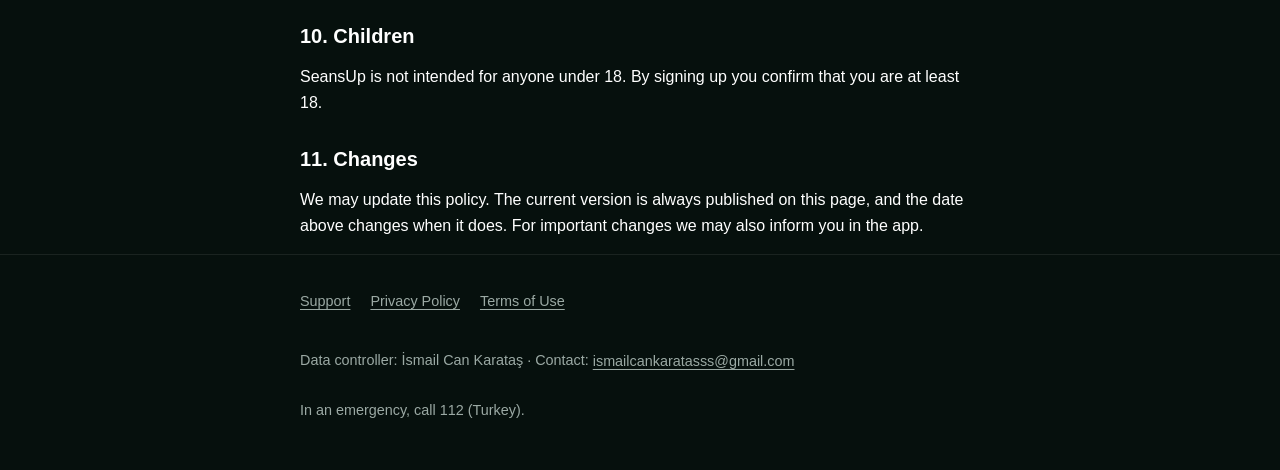
<file: en/privacy.html>
<!-- DRAFT — requires legal review (KVKK / GDPR, age, liability) before App Store submission. Keep facts identical to src/features/legal/texts.ts. -->
<!doctype html>
<html lang="en">
<head>
  <meta charset="utf-8">
  <meta name="viewport" content="width=device-width, initial-scale=1">
  <!-- PLACEHOLDER: contact email is ismailcankaratasss@gmail.com (domain not purchased yet). Swap it everywhere under site/ (see site/README.md). -->
  <title>Privacy Policy · SeansUp</title>
  <meta name="description" content="SeansUp privacy policy: what data we collect, who sees it, how it is deleted and how to exercise your rights.">
  <meta name="color-scheme" content="dark">
  <meta name="theme-color" content="#06100D">
  <link rel="stylesheet" href="../styles.css">
  <link rel="alternate" hreflang="tr" href="../privacy.html">
  <link rel="alternate" hreflang="en" href="privacy.html">
</head>
<body>
  <a class="skip-link" href="#main">Skip to content</a>

  <header class="site-header">
    <div class="container bar">
      <a class="wordmark" href="index.html" aria-label="SeansUp home">Seans<span class="up">Up</span></a>
      <nav aria-label="Language">
        <ul class="lang">
          <li><a href="../privacy.html" lang="tr" hreflang="tr">TR</a></li>
          <li><a href="privacy.html" lang="en" aria-current="page">EN</a></li>
        </ul>
      </nav>
    </div>
    <nav class="container site-nav" aria-label="Pages">
      <ul>
        <li><a href="index.html">Home</a></li>
        <li><a href="support.html">Support</a></li>
        <li><a href="privacy.html" aria-current="page">Privacy</a></li>
        <li><a href="terms.html">Terms of Use</a></li>
      </ul>
    </nav>
  </header>

  <main id="main" class="container">
    <h1>Privacy Policy</h1>
    <p class="updated">Last updated: 29 October 2026</p>

    <p>This policy explains how personal data is handled when you use the SeansUp app and this website.</p>

    <h2>1. Data controller</h2>
    <p>SeansUp is operated by the individual developer İsmail Can Karataş, who is the data controller of your personal data. For questions and requests: <a href="mailto:ismailcankaratasss@gmail.com">ismailcankaratasss@gmail.com</a></p>

    <h2>2. What data we collect</h2>
    <ul>
      <li><strong>Account:</strong> your email address (or the email or private relay address Apple gives you) and a user ID.</li>
      <li><strong>Profile:</strong> your name, one optional profile photo, sports, level, training goal (up to 120 characters) and the visibility setting of your past sessions.</li>
      <li><strong>Gender</strong> (female / male / prefer not to say): your own statement. It is used only to verify access to women-only sessions. It is not shown on your profile or to any other user. It is set once and cannot be changed in the app afterwards.</li>
      <li><strong>Session data:</strong> sessions you host, meeting points you suggest (name, location and district; shown to other users only as an approximate area until approved), join requests and their status, "showed up" marks (used to compute your show-up rate), messages in session chats, the users you block and the reports you file.</li>
      <li><strong>Push token:</strong> only if you allow notifications. It is a technical code that identifies your device to the notification service. It is deleted when you sign out, when you turn notifications off in Settings, and when you delete your account. Notifications are sent only for join requests, request approvals and a reminder 1 hour before a session; they never contain message text, only the sport, the time and (for a join request) the first word of the requester's name.</li>
      <li><strong>Location:</strong> only if you allow it. See section 4.</li>
    </ul>
    <p>To pick a profile photo, iOS's system photo picker is used. The app does not request access to your photo library or camera.</p>

    <h2>3. Why we use it</h2>
    <ul>
      <li>To show sessions, and to run join requests and session chats.</li>
      <li>To let you sign in to your account (including email sign-in codes).</li>
      <li>To keep people safe: handling reports, enforcing blocks and preventing abuse.</li>
      <li>To send notifications, if you allowed them.</li>
      <li>To check access to women-only sessions, and for no other purpose.</li>
    </ul>

    <h2>4. Location</h2>
    <p>Location permission is requested only while you are using the app, and it is optional. If you allow it, your location is used <strong>on your device</strong> to sort and filter sessions by distance from you. Your location is <strong>not stored on our servers</strong>. The one exception is place search: the text you type in "Search place" and, if you allowed it, your approximate location (rounded to about 1 km) are forwarded to Apple Maps through our server function to suggest places near you; we do not store these searches. If you do not allow it, you can keep using the app by choosing a city.</p>
    <p>Session locations (a gym or a public meeting point) are visible to everyone. We do not ask for or publish home addresses.</p>

    <h2>5. No tracking or advertising</h2>
    <p>We do not use advertising, tracking or analytics SDKs. We do not share your data for advertising and we do not sell it. The app does not ask for tracking permission (App Tracking Transparency).</p>

    <h2>6. Who can see what</h2>
    <ul>
      <li><strong>Another user's profile</strong> can be opened only from within a session (session details, the participant list or a chat). It shows: their name, photo, sports, goal, show-up rate, the number of sessions they hosted and joined, and (if they have enabled it) the sport, venue and date of their last 10 past sessions, without times.</li>
      <li>Your upcoming sessions and women-only sessions are not shown to other users.</li>
      <li><strong>A session chat</strong> is visible only to that session's approved participants and its host.</li>
      <li>If you block someone, or someone blocks you, you cannot see each other's sessions, messages or profiles.</li>
      <li>Report records are reviewed for moderation purposes only, by the SeansUp team.</li>
    </ul>

    <h2>7. Service providers</h2>
    <p>We use the following providers only to run the service. We do not use advertising networks, analytics tools or data buyers.</p>
    <ul>
      <li><strong>Supabase:</strong> database, authentication, profile photo storage and server functions. Data is hosted in the European region (Ireland).</li>
      <li><strong>Resend:</strong> sends transactional emails, including sign-in codes.</li>
      <li><strong>Apple:</strong> Sign in with Apple. You can open a session's meeting point in Apple Maps. When you search for a place, the text you type and your approximate location are sent to Apple Maps servers (Apple Maps Server API). If you delete your account, the Apple connection is revoked.</li>
      <li><strong>Expo push service and Apple Push Notification service (APNs):</strong> deliver notifications, if you allow them. Your push token and the notification text pass through these services.</li>
    </ul>

    <h2>8. Retention and deletion</h2>
    <ul>
      <li><strong>Session chats:</strong> become read-only 24 hours after the session ends and are deleted 7 days after the session ends.</li>
      <li><strong>Deleting your account:</strong> in the app, go to <em>Profile → Settings → Delete account</em>. Your profile, photo, gender and sports/goal details, session memberships, join requests, blocks, push tokens, the sessions you host and their chats, and your sign-in account are deleted. If you signed in with Apple, the Apple connection is revoked as well.</li>
      <li><strong>What stays anonymous:</strong> messages you wrote in chats remain, shown as "Deleted user". Reports you filed are kept without your name as a moderation record.</li>
    </ul>
    <p>Account deletion cannot be undone.</p>

    <h2>9. Your rights</h2>
    <p>Under Turkey's Personal Data Protection Law no. 6698 (KVKK) and the EU General Data Protection Regulation (GDPR), you have the right to:</p>
    <ul>
      <li>learn whether your personal data is processed and request information about it,</li>
      <li>access your data,</li>
      <li>have inaccurate or incomplete data corrected,</li>
      <li>have your data deleted or destroyed,</li>
      <li>object to the processing of your data.</li>
    </ul>
    <p>You can edit your profile and delete your account in the app. For other requests, write to <a href="mailto:ismailcankaratasss@gmail.com">ismailcankaratasss@gmail.com</a>. We may ask you for information needed to verify your identity. If your request is refused or you are not satisfied with the answer, you may lodge a complaint with the Turkish Personal Data Protection Authority (Kişisel Verileri Koruma Kurumu).</p>

    <h2>10. Children</h2>
    <p>SeansUp is not intended for anyone under 18. By signing up you confirm that you are at least 18.</p>

    <h2>11. Changes</h2>
    <p>We may update this policy. The current version is always published on this page, and the date above changes when it does. For important changes we may also inform you in the app.</p>
  </main>

  <footer class="site-footer">
    <div class="container">
      <ul>
        <li><a href="support.html">Support</a></li>
        <li><a href="privacy.html">Privacy Policy</a></li>
        <li><a href="terms.html">Terms of Use</a></li>
      </ul>
      <p>Data controller: İsmail Can Karataş · Contact: <a href="mailto:ismailcankaratasss@gmail.com">ismailcankaratasss@gmail.com</a></p>
      <p>In an emergency, call 112 (Turkey).</p>
    </div>
  </footer>
</body>
</html>
</file>
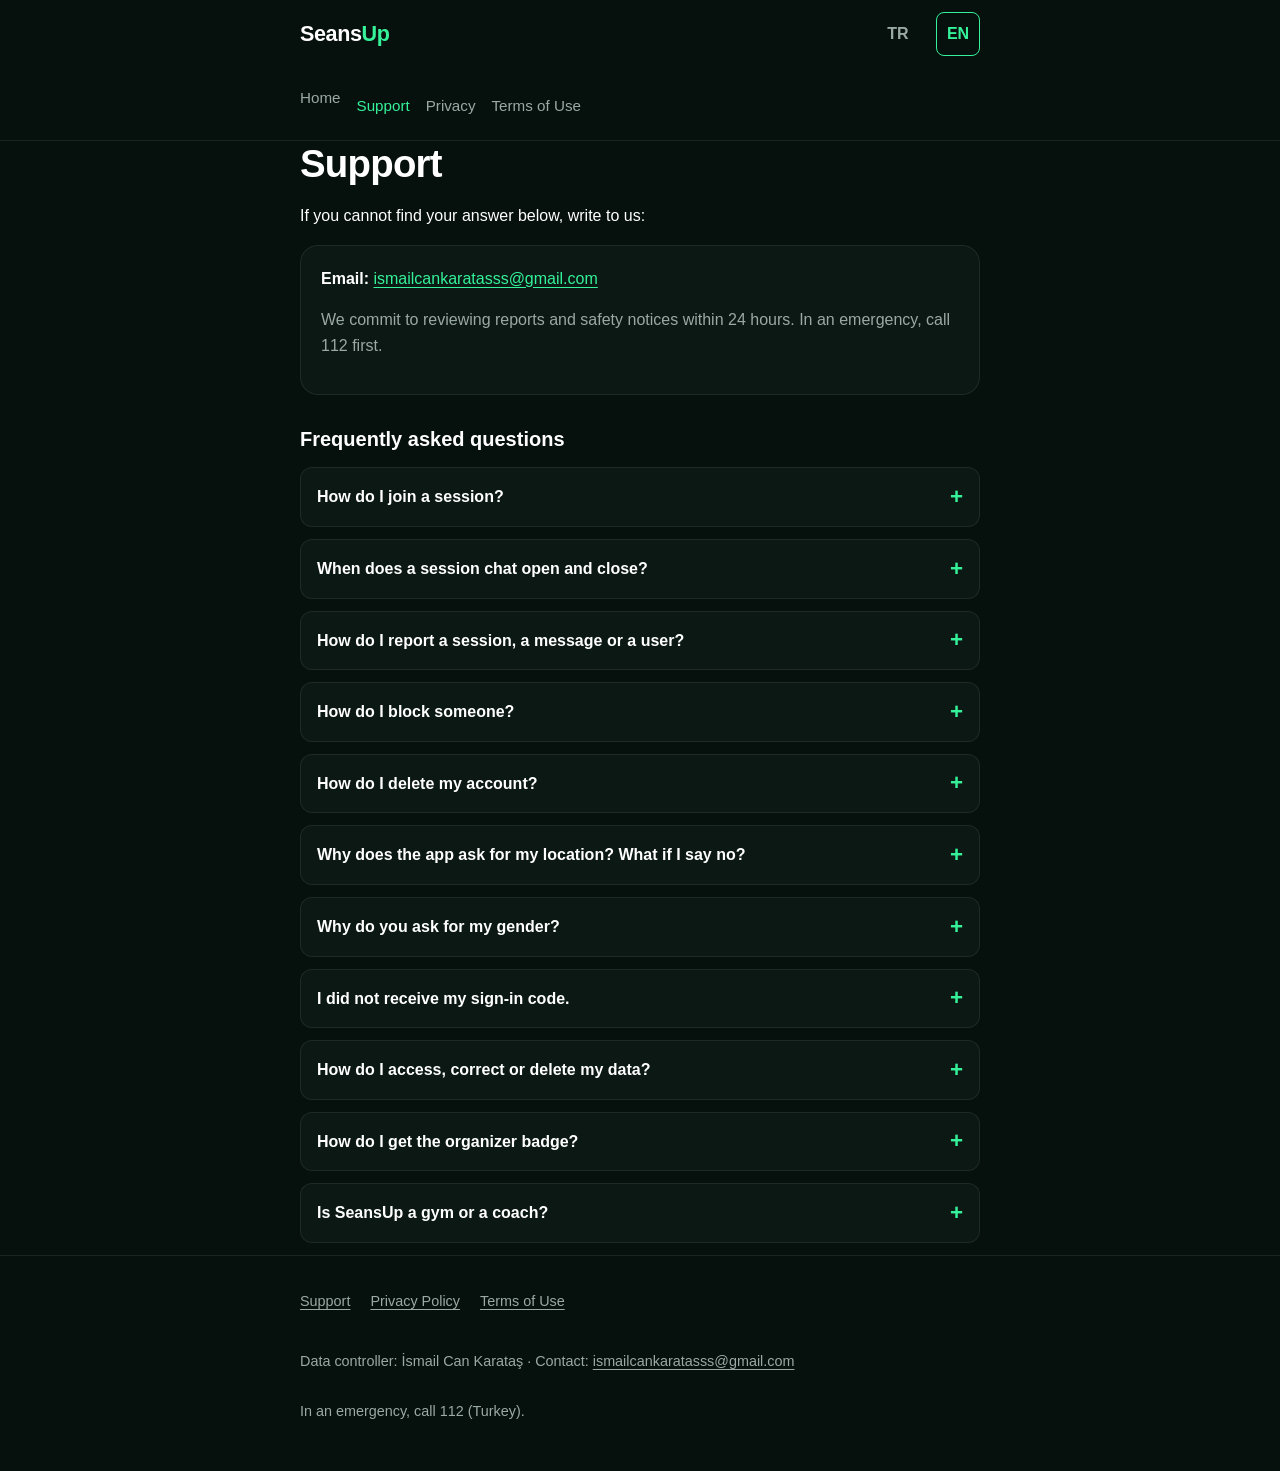
<file: en/support.html>
<!doctype html>
<html lang="en">
<head>
  <meta charset="utf-8">
  <meta name="viewport" content="width=device-width, initial-scale=1">
  <!-- PLACEHOLDER: contact email is ismailcankaratasss@gmail.com (domain not purchased yet). Swap it everywhere under site/ (see site/README.md). -->
  <title>Support · SeansUp</title>
  <meta name="description" content="SeansUp support: how to join a session, how to report and block, how to delete your account, and how to contact us.">
  <meta name="color-scheme" content="dark">
  <meta name="theme-color" content="#06100D">
  <link rel="stylesheet" href="../styles.css">
  <link rel="alternate" hreflang="tr" href="../support.html">
  <link rel="alternate" hreflang="en" href="support.html">
</head>
<body>
  <a class="skip-link" href="#main">Skip to content</a>

  <header class="site-header">
    <div class="container bar">
      <a class="wordmark" href="index.html" aria-label="SeansUp home">Seans<span class="up">Up</span></a>
      <nav aria-label="Language">
        <ul class="lang">
          <li><a href="../support.html" lang="tr" hreflang="tr">TR</a></li>
          <li><a href="support.html" lang="en" aria-current="page">EN</a></li>
        </ul>
      </nav>
    </div>
    <nav class="container site-nav" aria-label="Pages">
      <ul>
        <li><a href="index.html">Home</a></li>
        <li><a href="support.html" aria-current="page">Support</a></li>
        <li><a href="privacy.html">Privacy</a></li>
        <li><a href="terms.html">Terms of Use</a></li>
      </ul>
    </nav>
  </header>

  <main id="main" class="container">
    <h1>Support</h1>
    <p>If you cannot find your answer below, write to us:</p>
    <div class="card">
      <p><strong>Email:</strong> <a href="mailto:ismailcankaratasss@gmail.com">ismailcankaratasss@gmail.com</a></p>
      <p class="muted">We commit to reviewing reports and safety notices within 24 hours. In an emergency, call 112 first.</p>
    </div>

    <h2>Frequently asked questions</h2>
    <div class="faq">
      <details>
        <summary>How do I join a session?</summary>
        <div>
          <p>On the Explore screen or on the map, open a session and tap <strong>I want to join</strong>. If you are asked to sign in, you can use Sign in with Apple or the code sent to your email. You can add a short note. When the host approves your request you get a notification and the session chat opens. In organizer sessions approval can be automatic.</p>
        </div>
      </details>
      <details>
        <summary>When does a session chat open and close?</summary>
        <div>
          <p>The chat is only for approved participants and the host. It becomes read-only 24 hours after the session ends, and it is deleted 7 days after the session ends.</p>
        </div>
      </details>
      <details>
        <summary>How do I report a session, a message or a user?</summary>
        <div>
          <p>Report a session with the <strong>Report session</strong> button on the session screen. Report a message by long-pressing it. Report a user or a profile photo from that person's profile. Reports are reviewed by the SeansUp team within 24 hours. If needed, content is removed or the account is suspended.</p>
        </div>
      </details>
      <details>
        <summary>How do I block someone?</summary>
        <div>
          <p>Use <strong>Block</strong> on the user's profile. Sessions by a blocked user are hidden from you, their join requests are refused and their messages are not shown to you. The block works in both directions. You can manage your blocks in Settings.</p>
        </div>
      </details>
      <details>
        <summary>How do I delete my account?</summary>
        <div>
          <p>In the app, go to <strong>Profile → Settings → Delete account</strong> and complete the confirmation steps. Your profile, photo, session memberships, join requests, blocks, the sessions you host and their chats are deleted, and your sign-in account is removed. If you signed in with Apple, the Apple connection is revoked as well. Messages you wrote in chats remain, shown as "Deleted user". Reports you filed are kept without your name as a moderation record. Deletion cannot be undone.</p>
        </div>
      </details>
      <details>
        <summary>Why does the app ask for my location? What if I say no?</summary>
        <div>
          <p>Location is used only to sort sessions by distance from you. It is used on your device and is not stored on our servers; the distance shown in Explore is computed on your device. The one exception is "Search place": the text you type and, if you allowed it, your approximate location (rounded to about 1 km) are forwarded to Apple Maps through our server to suggest places near you; we do not store these searches. If you say no, you can keep using the app by choosing a city.</p>
        </div>
      </details>
      <details>
        <summary>Why do you ask for my gender?</summary>
        <div>
          <p>Only to check access to women-only sessions. Your gender is not shown to other users or on your profile. It is set once in the app and cannot be changed there afterwards. If you think it was set in error, write to <a href="mailto:ismailcankaratasss@gmail.com">ismailcankaratasss@gmail.com</a>.</p>
        </div>
      </details>
      <details>
        <summary>I did not receive my sign-in code.</summary>
        <div>
          <p>Check your spam or junk folder and wait a few minutes. If it still does not arrive, write to <a href="mailto:ismailcankaratasss@gmail.com">ismailcankaratasss@gmail.com</a>.</p>
        </div>
      </details>
      <details>
        <summary>How do I access, correct or delete my data?</summary>
        <div>
          <p>You can edit your profile and delete your account in the app. For access, correction, deletion or objection requests, write to <a href="mailto:ismailcankaratasss@gmail.com">ismailcankaratasss@gmail.com</a>. See the <a href="privacy.html">Privacy Policy</a> for details.</p>
        </div>
      </details>
      <details>
        <summary>How do I get the organizer badge?</summary>
        <div>
          <p>The verified organizer badge is granted manually by SeansUp. There is no in-app application. If you are interested, write to <a href="mailto:ismailcankaratasss@gmail.com">ismailcankaratasss@gmail.com</a>.</p>
        </div>
      </details>
      <details>
        <summary>Is SeansUp a gym or a coach?</summary>
        <div>
          <p>No. SeansUp helps you find workout sessions opened by users and organizers. We do not give training, health or medical advice.</p>
        </div>
      </details>
    </div>
  </main>

  <footer class="site-footer">
    <div class="container">
      <ul>
        <li><a href="support.html">Support</a></li>
        <li><a href="privacy.html">Privacy Policy</a></li>
        <li><a href="terms.html">Terms of Use</a></li>
      </ul>
      <p>Data controller: İsmail Can Karataş · Contact: <a href="mailto:ismailcankaratasss@gmail.com">ismailcankaratasss@gmail.com</a></p>
      <p>In an emergency, call 112 (Turkey).</p>
    </div>
  </footer>
</body>
</html>
</file>
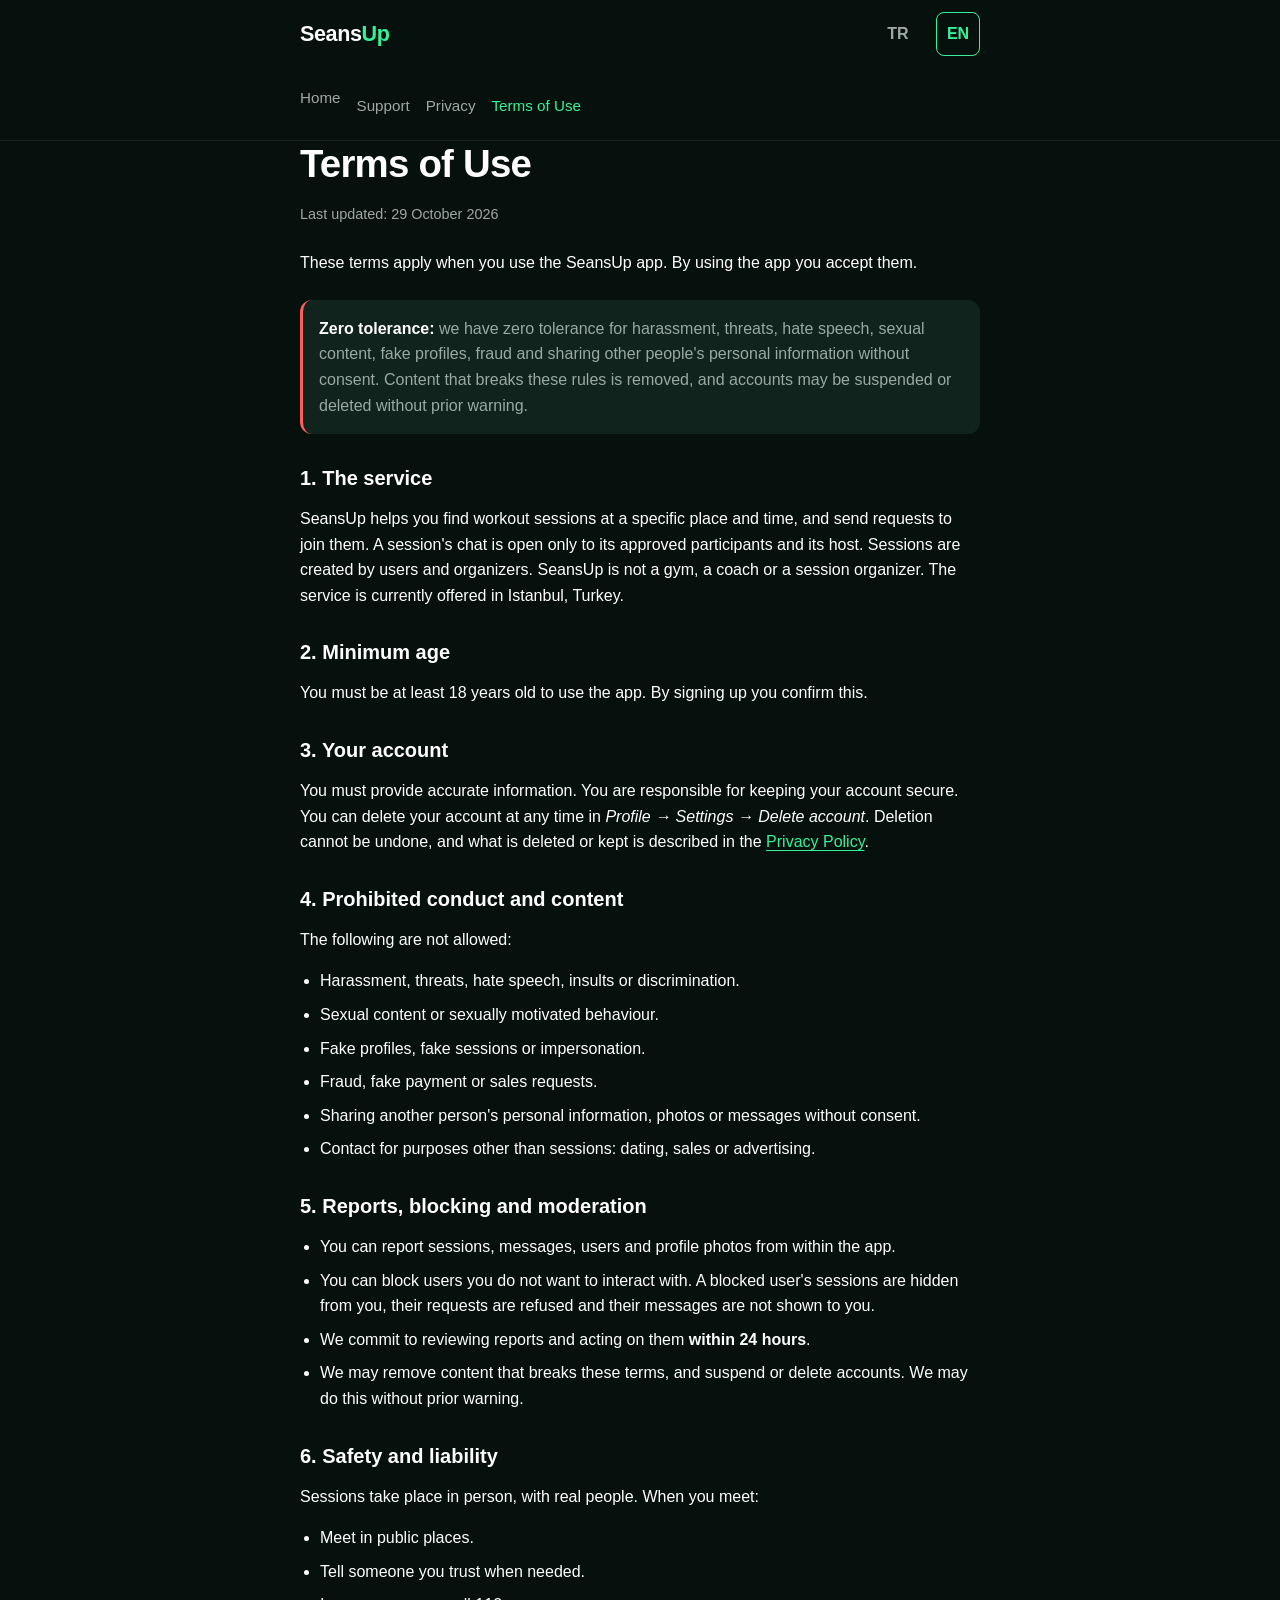
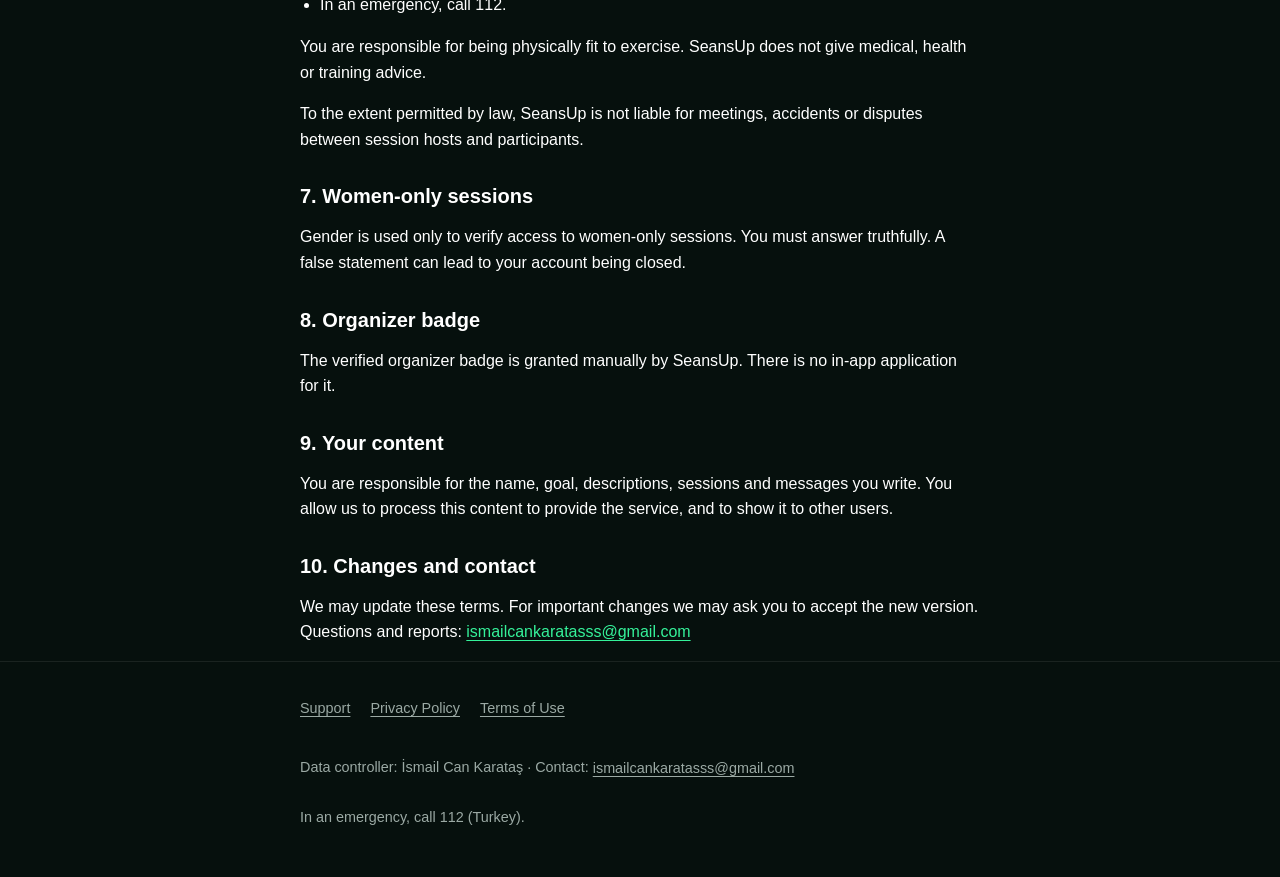
<file: en/terms.html>
<!-- DRAFT — requires legal review (KVKK / GDPR, age, liability, UGC) before App Store submission. Keep facts identical to src/features/legal/texts.ts. -->
<!doctype html>
<html lang="en">
<head>
  <meta charset="utf-8">
  <meta name="viewport" content="width=device-width, initial-scale=1">
  <!-- PLACEHOLDER: contact email is ismailcankaratasss@gmail.com (domain not purchased yet). Swap it everywhere under site/ (see site/README.md). -->
  <title>Terms of Use · SeansUp</title>
  <meta name="description" content="SeansUp terms of use: 18+ age limit, zero tolerance for abuse, reporting and blocking, safety and liability.">
  <meta name="color-scheme" content="dark">
  <meta name="theme-color" content="#06100D">
  <link rel="stylesheet" href="../styles.css">
  <link rel="alternate" hreflang="tr" href="../terms.html">
  <link rel="alternate" hreflang="en" href="terms.html">
</head>
<body>
  <a class="skip-link" href="#main">Skip to content</a>

  <header class="site-header">
    <div class="container bar">
      <a class="wordmark" href="index.html" aria-label="SeansUp home">Seans<span class="up">Up</span></a>
      <nav aria-label="Language">
        <ul class="lang">
          <li><a href="../terms.html" lang="tr" hreflang="tr">TR</a></li>
          <li><a href="terms.html" lang="en" aria-current="page">EN</a></li>
        </ul>
      </nav>
    </div>
    <nav class="container site-nav" aria-label="Pages">
      <ul>
        <li><a href="index.html">Home</a></li>
        <li><a href="support.html">Support</a></li>
        <li><a href="privacy.html">Privacy</a></li>
        <li><a href="terms.html" aria-current="page">Terms of Use</a></li>
      </ul>
    </nav>
  </header>

  <main id="main" class="container">
    <h1>Terms of Use</h1>
    <p class="updated">Last updated: 29 October 2026</p>

    <p>These terms apply when you use the SeansUp app. By using the app you accept them.</p>

    <div class="notice zero" role="note">
      <strong>Zero tolerance:</strong> we have zero tolerance for harassment, threats, hate speech, sexual content, fake profiles, fraud and sharing other people's personal information without consent. Content that breaks these rules is removed, and accounts may be suspended or deleted without prior warning.
    </div>

    <h2>1. The service</h2>
    <p>SeansUp helps you find workout sessions at a specific place and time, and send requests to join them. A session's chat is open only to its approved participants and its host. Sessions are created by users and organizers. SeansUp is not a gym, a coach or a session organizer. The service is currently offered in Istanbul, Turkey.</p>

    <h2>2. Minimum age</h2>
    <p>You must be at least 18 years old to use the app. By signing up you confirm this.</p>

    <h2>3. Your account</h2>
    <p>You must provide accurate information. You are responsible for keeping your account secure. You can delete your account at any time in <em>Profile → Settings → Delete account</em>. Deletion cannot be undone, and what is deleted or kept is described in the <a href="privacy.html">Privacy Policy</a>.</p>

    <h2>4. Prohibited conduct and content</h2>
    <p>The following are not allowed:</p>
    <ul>
      <li>Harassment, threats, hate speech, insults or discrimination.</li>
      <li>Sexual content or sexually motivated behaviour.</li>
      <li>Fake profiles, fake sessions or impersonation.</li>
      <li>Fraud, fake payment or sales requests.</li>
      <li>Sharing another person's personal information, photos or messages without consent.</li>
      <li>Contact for purposes other than sessions: dating, sales or advertising.</li>
    </ul>

    <h2>5. Reports, blocking and moderation</h2>
    <ul>
      <li>You can report sessions, messages, users and profile photos from within the app.</li>
      <li>You can block users you do not want to interact with. A blocked user's sessions are hidden from you, their requests are refused and their messages are not shown to you.</li>
      <li>We commit to reviewing reports and acting on them <strong>within 24 hours</strong>.</li>
      <li>We may remove content that breaks these terms, and suspend or delete accounts. We may do this without prior warning.</li>
    </ul>

    <h2>6. Safety and liability</h2>
    <p>Sessions take place in person, with real people. When you meet:</p>
    <ul>
      <li>Meet in public places.</li>
      <li>Tell someone you trust when needed.</li>
      <li>In an emergency, call 112.</li>
    </ul>
    <p>You are responsible for being physically fit to exercise. SeansUp does not give medical, health or training advice.</p>
    <p>To the extent permitted by law, SeansUp is not liable for meetings, accidents or disputes between session hosts and participants.</p>

    <h2>7. Women-only sessions</h2>
    <p>Gender is used only to verify access to women-only sessions. You must answer truthfully. A false statement can lead to your account being closed.</p>

    <h2>8. Organizer badge</h2>
    <p>The verified organizer badge is granted manually by SeansUp. There is no in-app application for it.</p>

    <h2>9. Your content</h2>
    <p>You are responsible for the name, goal, descriptions, sessions and messages you write. You allow us to process this content to provide the service, and to show it to other users.</p>

    <h2>10. Changes and contact</h2>
    <p>We may update these terms. For important changes we may ask you to accept the new version. Questions and reports: <a href="mailto:ismailcankaratasss@gmail.com">ismailcankaratasss@gmail.com</a></p>
  </main>

  <footer class="site-footer">
    <div class="container">
      <ul>
        <li><a href="support.html">Support</a></li>
        <li><a href="privacy.html">Privacy Policy</a></li>
        <li><a href="terms.html">Terms of Use</a></li>
      </ul>
      <p>Data controller: İsmail Can Karataş · Contact: <a href="mailto:ismailcankaratasss@gmail.com">ismailcankaratasss@gmail.com</a></p>
      <p>In an emergency, call 112 (Turkey).</p>
    </div>
  </footer>
</body>
</html>
</file>
<file: styles.css>
/*
 * SeansUp public pages (static, no build step, no external resources).
 * Tokens mirror docs/DESIGN.md (src/design/tokens). Dark theme only.
 * Mint is never used for body text on the background (contrast is fine, but keep
 * text white/secondary and use mint for links, buttons and the "Up" wordmark).
 * textMuted (#66736E) is intentionally NOT used for text: it is below WCAG AA on #06100D.
 */

:root {
  --background: #06100D;
  --surface: #0B1814;
  --surface-elevated: #10231C;
  --primary: #35F29A;
  --primary-dark: #19C979;
  --text-primary: #FFFFFF;
  --text-secondary: #9BA9A4;
  --border: rgba(255, 255, 255, 0.08);
  --danger: #FF5C5C;

  --radius-sm: 8px;
  --radius-md: 12px;
  --radius-lg: 18px;
  --radius-xl: 24px;

  --space-1: 4px;
  --space-2: 8px;
  --space-3: 12px;
  --space-4: 16px;
  --space-5: 20px;
  --space-6: 24px;
  --space-8: 32px;

  --font-stack: -apple-system, BlinkMacSystemFont, "SF Pro Text", "Segoe UI", Roboto,
    "Helvetica Neue", Arial, sans-serif;
  --font-display: -apple-system, BlinkMacSystemFont, "SF Pro Display", "Segoe UI", Roboto,
    "Helvetica Neue", Arial, sans-serif;

  color-scheme: dark;
}

*,
*::before,
*::after {
  box-sizing: border-box;
}

html {
  -webkit-text-size-adjust: 100%;
  background: var(--background);
}

body {
  margin: 0;
  background: var(--background);
  color: var(--text-primary);
  font-family: var(--font-stack);
  font-size: 1rem;
  line-height: 1.6;
  min-height: 100vh;
}

a {
  color: var(--primary);
  text-decoration: underline;
  text-underline-offset: 3px;
}

a:hover {
  color: var(--primary-dark);
}

:focus-visible {
  outline: 3px solid var(--primary);
  outline-offset: 2px;
  border-radius: 4px;
}

h1,
h2,
h3 {
  font-family: var(--font-display);
  line-height: 1.2;
  margin: 0 0 var(--space-4);
  font-weight: 700;
}

h1 {
  font-size: 2rem;
  letter-spacing: -0.02em;
}

h2 {
  font-size: 1.25rem;
  margin-top: var(--space-8);
}

h3 {
  font-size: 1.05rem;
  margin-top: var(--space-6);
}

p,
ul,
ol {
  margin: 0 0 var(--space-4);
}

ul,
ol {
  padding-left: 1.25rem;
}

li + li {
  margin-top: var(--space-2);
}

strong {
  color: var(--text-primary);
}

.muted,
.updated {
  color: var(--text-secondary);
}

.updated {
  font-size: 0.9rem;
  margin-bottom: var(--space-6);
}

.container {
  width: 100%;
  max-width: 720px;
  margin: 0 auto;
  padding: 0 var(--space-5);
}

/* Skip link: hidden until focused (keyboard users). */
.skip-link {
  position: absolute;
  left: var(--space-4);
  top: -100px;
  background: var(--primary);
  color: var(--background);
  padding: var(--space-2) var(--space-4);
  border-radius: var(--radius-sm);
  font-weight: 600;
  text-decoration: none;
  z-index: 10;
}

.skip-link:focus {
  top: var(--space-4);
}

/* Header */
.site-header {
  border-bottom: 1px solid var(--border);
  background: var(--background);
}

.bar {
  display: flex;
  align-items: center;
  justify-content: space-between;
  gap: var(--space-4);
  min-height: 60px;
  flex-wrap: wrap;
  padding-top: var(--space-3);
  padding-bottom: var(--space-3);
}

.wordmark {
  font-family: var(--font-display);
  font-size: 1.35rem;
  font-weight: 800;
  letter-spacing: -0.02em;
  color: var(--text-primary);
  text-decoration: none;
}

.wordmark:hover {
  color: var(--text-primary);
}

.wordmark .up {
  color: var(--primary);
}

.lang,
.site-nav ul {
  list-style: none;
  padding: 0;
  margin: 0;
  display: flex;
  flex-wrap: wrap;
  gap: var(--space-2) var(--space-4);
}

li + li.lang-item,
.lang li + li {
  margin-top: 0;
}

.lang a {
  display: inline-flex;
  align-items: center;
  min-height: 44px;
  min-width: 44px;
  justify-content: center;
  padding: 0 var(--space-2);
  color: var(--text-secondary);
  text-decoration: none;
  border-radius: var(--radius-sm);
  font-weight: 600;
}

.lang a[aria-current="page"] {
  color: var(--primary);
  border: 1px solid var(--primary);
}

.site-nav {
  padding-top: var(--space-2);
  padding-bottom: var(--space-3);
}

.site-nav a {
  display: inline-flex;
  align-items: center;
  min-height: 44px;
  color: var(--text-secondary);
  text-decoration: none;
  font-size: 0.95rem;
}

.site-nav a[aria-current="page"],
.site-nav a:hover {
  color: var(--primary);
}

/* Main content */
main {
  padding-top: var(--space-8);
  padding-bottom: var(--space-8);
}

/* Landing hero */
.hero {
  padding-top: var(--space-8);
  padding-bottom: var(--space-6);
}

.hero .wordmark-hero {
  font-size: 2.75rem;
  display: inline-block;
  margin: 0 0 var(--space-4);
}

.visually-hidden {
  position: absolute;
  width: 1px;
  height: 1px;
  margin: -1px;
  padding: 0;
  overflow: hidden;
  clip: rect(0 0 0 0);
  white-space: nowrap;
  border: 0;
}

.slogan {
  font-family: var(--font-display);
  font-size: 1.5rem;
  font-weight: 700;
  color: var(--text-primary);
  margin: 0 0 var(--space-4);
  letter-spacing: -0.01em;
}

.lede {
  font-size: 1.1rem;
  color: var(--text-secondary);
  margin-bottom: var(--space-6);
}

.badge-18 {
  display: inline-block;
  border: 1px solid var(--border);
  background: var(--surface);
  border-radius: var(--radius-sm);
  padding: var(--space-1) var(--space-2);
  font-size: 0.85rem;
  color: var(--text-secondary);
  margin-bottom: var(--space-6);
}

/* Buttons (link-styled) */
.actions {
  display: flex;
  flex-direction: column;
  gap: var(--space-3);
  margin: var(--space-6) 0;
}

.btn {
  display: inline-flex;
  align-items: center;
  justify-content: center;
  min-height: 48px;
  padding: var(--space-3) var(--space-5);
  border-radius: var(--radius-lg);
  font-weight: 600;
  text-decoration: none;
  font-size: 1rem;
  border: 1px solid var(--primary);
  background: var(--surface);
  color: var(--text-primary);
}

.btn-primary {
  background: var(--primary);
  color: var(--background);
  border-color: var(--primary);
}

.btn-primary:hover {
  background: var(--primary-dark);
  border-color: var(--primary-dark);
  color: var(--background);
}

.btn:hover {
  color: var(--text-primary);
  border-color: var(--primary-dark);
}

/* Cards / callouts */
.card {
  background: var(--surface);
  border: 1px solid var(--border);
  border-radius: var(--radius-lg);
  padding: var(--space-5);
  margin: var(--space-4) 0;
}

.card h2:first-child,
.card h3:first-child {
  margin-top: 0;
}

.notice {
  background: var(--surface-elevated);
  border-left: 3px solid var(--primary);
  border-radius: var(--radius-md);
  padding: var(--space-4);
  margin: var(--space-6) 0;
  color: var(--text-secondary);
}

.notice strong {
  color: var(--text-primary);
}

.zero {
  border-left-color: var(--danger);
}

/* FAQ (native details, no JS) */
.faq details {
  background: var(--surface);
  border: 1px solid var(--border);
  border-radius: var(--radius-md);
  margin-bottom: var(--space-3);
}

.faq summary {
  cursor: pointer;
  list-style: none;
  padding: var(--space-4);
  min-height: 48px;
  font-weight: 600;
  color: var(--text-primary);
  display: flex;
  justify-content: space-between;
  align-items: center;
  gap: var(--space-3);
}

.faq summary::-webkit-details-marker {
  display: none;
}

.faq summary::after {
  content: "+";
  color: var(--primary);
  font-size: 1.4rem;
  line-height: 1;
  flex-shrink: 0;
}

.faq details[open] summary::after {
  content: "\2212";
}

.faq details > div {
  padding: 0 var(--space-4) var(--space-4);
  color: var(--text-secondary);
}

.faq details > div p:last-child,
.faq details > div ul:last-child {
  margin-bottom: 0;
}

/* Footer */
.site-footer {
  border-top: 1px solid var(--border);
  padding-top: var(--space-6);
  padding-bottom: var(--space-8);
  font-size: 0.9rem;
  color: var(--text-secondary);
}

.site-footer ul {
  list-style: none;
  padding: 0;
  display: flex;
  flex-wrap: wrap;
  gap: var(--space-2) var(--space-5);
  margin-bottom: var(--space-4);
}

.site-footer li + li {
  margin-top: 0;
}

.site-footer a {
  display: inline-flex;
  align-items: center;
  min-height: 44px;
  color: var(--text-secondary);
}

.site-footer a:hover {
  color: var(--primary);
}

@media (min-width: 720px) {
  h1 {
    font-size: 2.4rem;
  }

  .hero .wordmark-hero {
    font-size: 3.5rem;
  }

  .slogan {
    font-size: 2rem;
  }

  .actions {
    flex-direction: row;
  }

  .actions .btn {
    flex: 0 0 auto;
  }
}

@media (prefers-reduced-motion: reduce) {
  * {
    transition: none !important;
    animation: none !important;
  }
}
</file>
